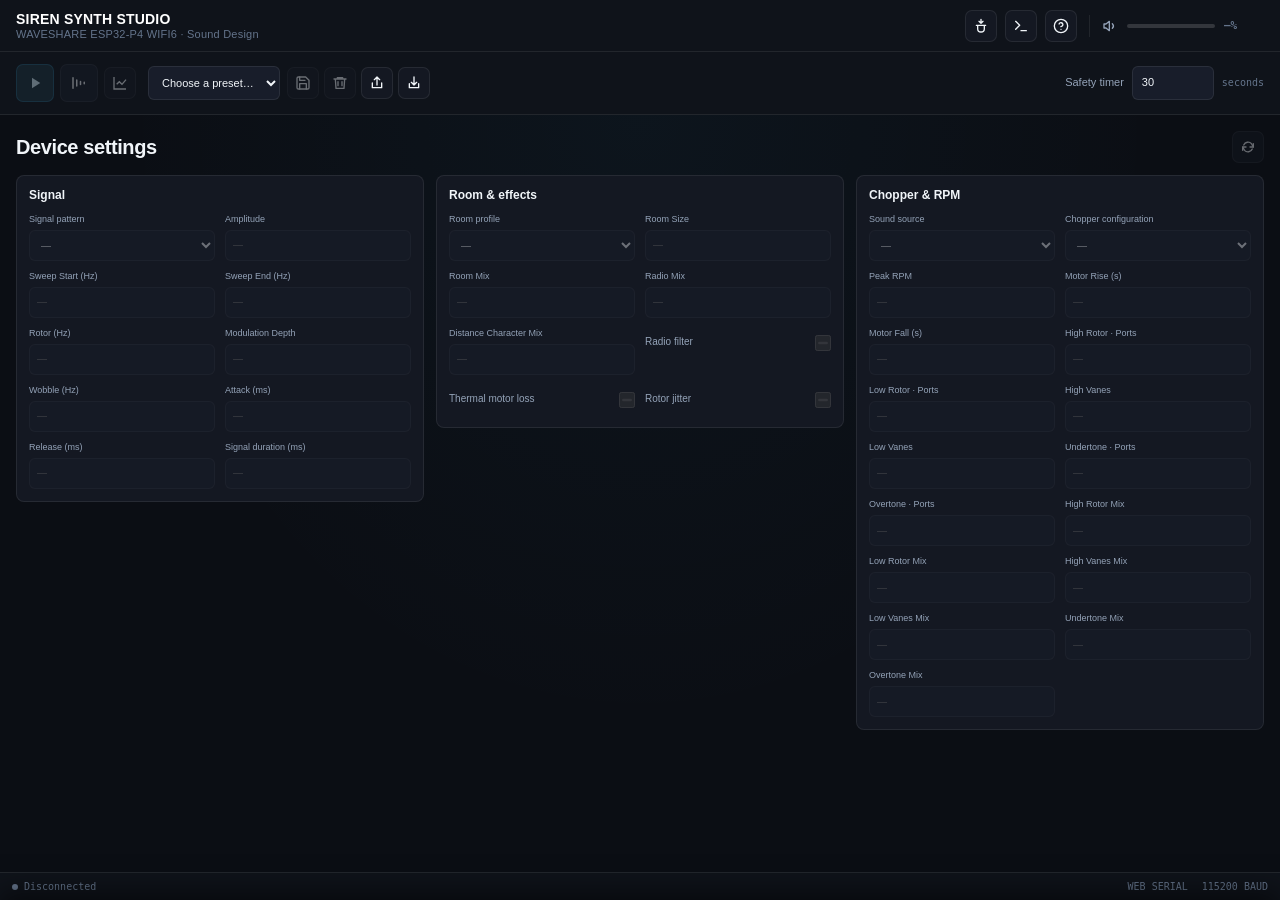
<file: tools-web/index.html>
<!doctype html>
<html lang="en">
  <head>
    <meta charset="utf-8">
    <meta name="viewport" content="width=device-width, initial-scale=1">
    <meta name="color-scheme" content="dark">
    <title>Siren Synth Studio · ESP32-P4 Hardware Console</title>
    <link rel="stylesheet" href="styles.css">
    <meta http-equiv="Content-Security-Policy" content="default-src 'self'; script-src 'self'; style-src 'self'; img-src 'self' data:; connect-src 'none'; object-src 'none'; base-uri 'none'; form-action 'none'">
  </head>
  <body>
    <header class="app-header">
      <div class="brand-section">
        <div class="brand-title">SIREN SYNTH STUDIO</div>
        <div class="brand-sub">WAVESHARE ESP32-P4 WIFI6 · Sound Design</div>
      </div>
      <div class="header-actions">
        <button id="btnConnect" class="icon-btn" type="button" data-tooltip="Connect ESP32 (Web Serial)" aria-label="Connect ESP32" aria-pressed="false">
          <svg viewBox="0 0 24 24" fill="none" stroke="currentColor" stroke-width="2" stroke-linecap="round" stroke-linejoin="round" aria-hidden="true">
            <path d="M12 2v6m0 0l3-3m-3 3L9 5M5 11h14M7 11v5a5 5 0 0 0 10 0v-5"/>
          </svg>
        </button>
        <button id="btnToggleTerm" class="icon-btn" type="button" data-tooltip="Toggle Serial Console" aria-label="Toggle Serial Console" aria-expanded="false">
          <svg viewBox="0 0 24 24" fill="none" stroke="currentColor" stroke-width="2" stroke-linecap="round" stroke-linejoin="round" aria-hidden="true">
            <polyline points="4 17 10 11 4 5"/>
            <line x1="12" y1="19" x2="20" y2="19"/>
          </svg>
        </button>
        <button id="btnHelp" class="icon-btn" type="button" data-tooltip="Help and quick reference" aria-label="Open help">
          <svg viewBox="0 0 24 24" fill="none" stroke="currentColor" stroke-width="2" stroke-linecap="round" stroke-linejoin="round" aria-hidden="true">
            <circle cx="12" cy="12" r="10"/>
            <path d="M9.1 9a3 3 0 0 1 5.8 1c0 2-3 3-3 3"/>
            <path d="M12 17h.01"/>
          </svg>
        </button>
        <span class="header-divider" aria-hidden="true"></span>
        <div id="header-volume" class="header-volume" data-known="false" role="group" aria-label="Speaker volume">
          <span class="header-volume-icon-shell" aria-hidden="true">
            <svg class="header-volume-icon" viewBox="0 0 24 24" fill="none" stroke="currentColor" stroke-width="2" stroke-linecap="round" stroke-linejoin="round">
              <path d="M11 5 6 9H3v6h3l5 4V5Z"/>
              <path d="M15.5 8.5a5 5 0 0 1 0 7"/>
            </svg>
          </span>
          <span class="header-volume-track" aria-hidden="true"></span>
          <input id="header-volume-slider" class="header-volume-slider" type="range" min="0" max="100" step="1" aria-label="Speaker volume" aria-valuetext="Not read from device" title="Speaker volume (0–100)" hidden disabled>
          <output id="header-volume-value" class="header-volume-value" for="header-volume-slider" aria-label="Device speaker volume" aria-live="polite">—%</output>
        </div>
      </div>
    </header>

    <section class="control-toolbar" aria-label="Playback and local presets">
      <form id="playback-form" class="toolbar-section playback-toolbar" aria-label="Playback and preset controls">
        <div class="playback-toolbar-controls">
          <div class="playback-toolbar-actions">
            <button id="playback-button" class="icon-btn playback-action primary" type="submit" data-tooltip="Start current pattern" aria-label="Start current pattern" aria-pressed="false" disabled>
              <svg class="playback-play-icon" viewBox="0 0 24 24" aria-hidden="true">
                <path d="m8 5 11 7-11 7V5z"/>
              </svg>
              <svg class="playback-stop-icon" viewBox="0 0 24 24" aria-hidden="true" hidden>
                <path d="M7 7h10v10H7z"/>
              </svg>
            </button>
            <button id="cancel-button" class="icon-btn playback-action secondary" type="button" data-tooltip="Cancel · wind down" aria-label="Cancel and wind down playback" disabled>
              <svg viewBox="0 0 24 24" fill="none" stroke="currentColor" stroke-width="2" stroke-linecap="round" aria-hidden="true">
                <path d="M4 5v14M9 8v8M14 10v4M19 11v2"/>
              </svg>
            </button>
            <button id="run-benchmark" class="icon-btn" type="button" data-tooltip="Run DSP benchmark" aria-label="Run DSP benchmark" disabled>
              <svg viewBox="0 0 24 24" fill="none" stroke="currentColor" stroke-width="2" aria-hidden="true">
                <path d="M3 3v18h18M7 14l4-4 4 4 6-7"/>
              </svg>
            </button>
          </div>
          <div class="preset-toolbar">
            <div class="preset-select-field">
              <select id="preset-select" aria-label="Sound preset"></select>
            </div>
            <div class="preset-actions" role="group" aria-label="Preset actions">
              <button id="save-preset" class="icon-btn" type="button" data-tooltip="Save current settings as preset" aria-label="Save current settings as preset" disabled>
                <svg viewBox="0 0 24 24" fill="none" stroke="currentColor" stroke-width="2" stroke-linecap="round" stroke-linejoin="round" aria-hidden="true">
                  <path d="M19 21H5a2 2 0 0 1-2-2V5a2 2 0 0 1 2-2h11l5 5v11a2 2 0 0 1-2 2Z"/>
                  <path d="M17 21v-8H7v8M7 3v5h8"/>
                </svg>
              </button>
              <button id="delete-preset" class="icon-btn" type="button" data-tooltip="Delete selected saved preset" aria-label="Delete selected saved preset" disabled>
                <svg viewBox="0 0 24 24" fill="none" stroke="currentColor" stroke-width="2" stroke-linecap="round" stroke-linejoin="round" aria-hidden="true">
                  <path d="M3 6h18M8 6V4h8v2m3 0-1 14H6L5 6m4 4v6m6-6v6"/>
                </svg>
              </button>
              <button id="export-presets" class="icon-btn" type="button" data-tooltip="Export saved presets" aria-label="Export saved presets">
                <svg viewBox="0 0 24 24" fill="none" stroke="currentColor" stroke-width="2" stroke-linecap="round" stroke-linejoin="round" aria-hidden="true">
                  <path d="M12 15V3m0 0L8 7m4-4 4 4"/>
                  <path d="M5 12v7h14v-7"/>
                </svg>
              </button>
              <button id="import-presets" class="icon-btn" type="button" data-tooltip="Import presets" aria-label="Import presets">
                <svg viewBox="0 0 24 24" fill="none" stroke="currentColor" stroke-width="2" stroke-linecap="round" stroke-linejoin="round" aria-hidden="true">
                  <path d="M12 3v12m0 0 4-4m-4 4-4-4"/>
                  <path d="M5 13v6h14v-6"/>
                </svg>
              </button>
            </div>
            <input id="preset-file" type="file" accept=".json,application/json" hidden>
          </div>
        </div>
      </form>

      <section class="toolbar-section safety-timeout-toolbar" aria-label="Safety timer">
        <div class="field safety-timeout-field">
          <span class="field-control">
            <label for="safety-timeout">Safety timer</label>
            <input id="safety-timeout" type="number" min="0" max="3600" step="1" value="30" inputmode="numeric">
            <span class="unit">seconds</span>
          </span>
        </div>
      </section>
    </section>

    <main class="studio-workspace" aria-label="Device settings">
      <div class="settings-heading-row">
        <h1>Device settings</h1>
        <button id="refresh-config" class="icon-btn" type="button" data-tooltip="Reload from device" aria-label="Reload configuration from device" disabled>
          <svg viewBox="0 0 24 24" fill="none" stroke="currentColor" stroke-width="2" stroke-linecap="round" stroke-linejoin="round" aria-hidden="true">
            <path d="M20 7v5h-5M4 17v-5h5"/>
            <path d="M5.6 9a7 7 0 0 1 11.6-2L20 12M4 12l2.8 5a7 7 0 0 0 11.6-2"/>
          </svg>
        </button>
      </div>
      <div id="settings-grid" class="settings-grid"></div>
    </main>

    <footer class="status-bar">
      <div class="status-left">
        <span id="connection-badge" class="badge" role="status">Disconnected</span>
        <span id="connection-message" class="status-message" role="status" aria-live="polite"></span>
      </div>
      <div class="status-right">
        <span>WEB SERIAL</span>
        <span>115200 BAUD</span>
      </div>
    </footer>

    <div id="termDrawer" class="bottom-terminal-drawer" role="region" aria-label="Serial console" aria-hidden="true" inert>
      <div class="drawer-header">
        <div class="drawer-title">
          <svg viewBox="0 0 24 24" fill="none" stroke="currentColor" stroke-width="2" aria-hidden="true">
            <polyline points="4 17 10 11 4 5"/>
            <line x1="12" y1="19" x2="20" y2="19"/>
          </svg>
          <span>Serial Console <small>115200 baud</small></span>
        </div>
        <div class="drawer-actions" aria-label="Console actions">
          <button class="icon-btn" id="drawerCopyBtn" type="button" data-tooltip="Copy console" aria-label="Copy console">
            <svg viewBox="0 0 24 24" fill="none" stroke="currentColor" stroke-width="2" aria-hidden="true">
              <rect x="8" y="8" width="12" height="12" rx="2"/>
              <path d="M16 8V6a2 2 0 0 0-2-2H6a2 2 0 0 0-2 2v8a2 2 0 0 0 2 2h2"/>
            </svg>
          </button>
          <button class="icon-btn" id="drawerDownloadBtn" type="button" data-tooltip="Download console" aria-label="Download console">
            <svg viewBox="0 0 24 24" fill="none" stroke="currentColor" stroke-width="2" aria-hidden="true">
              <path d="M12 3v12m0 0 5-5m-5 5-5-5M5 21h14"/>
            </svg>
          </button>
          <button class="icon-btn" id="drawerClearBtn" type="button" data-tooltip="Clear console" aria-label="Clear console">
            <svg viewBox="0 0 24 24" fill="none" stroke="currentColor" stroke-width="2" aria-hidden="true">
              <path d="M3 6h18M8 6V4h8v2m-9 0 1 14h8l1-14"/>
            </svg>
          </button>
          <button class="icon-btn" id="drawerCloseBtn" type="button" data-tooltip="Close console" aria-label="Close console">
            <svg viewBox="0 0 24 24" fill="none" stroke="currentColor" stroke-width="2" aria-hidden="true">
              <path d="m18 6-12 12M6 6l12 12"/>
            </svg>
          </button>
        </div>
      </div>
      <ol id="event-log" class="event-log" aria-live="polite" aria-label="Serial event log"></ol>
      <form id="command-form" class="drawer-input-row">
        <input id="command-input" type="text" maxlength="128" autocomplete="off" spellcheck="false" placeholder="siren config" aria-label="Serial command" disabled>
        <button id="send-command" class="icon-btn" type="submit" data-tooltip="Send command" aria-label="Send command" disabled>
          <svg viewBox="0 0 24 24" fill="none" stroke="currentColor" stroke-width="2" stroke-linecap="round" stroke-linejoin="round" aria-hidden="true">
            <path d="M22 2 11 13"/>
            <path d="m22 2-7 20-4-9-9-4 20-7Z"/>
          </svg>
        </button>
      </form>
    </div>

    <dialog id="save-preset-dialog" class="modal">
      <form id="save-preset-form" method="dialog">
        <p class="eyebrow">LOCAL PRESET</p>
        <h2>Save current settings</h2>
        <label class="field" for="preset-name">
          <span>Preset name</span>
          <input id="preset-name" type="text" minlength="1" maxlength="48" autocomplete="off" required>
        </label>
        <p class="hint">Names can use letters, numbers, spaces, and _ ( ) . -.</p>
        <div class="button-row modal-actions">
          <button id="cancel-save-preset" class="button secondary" type="button">Cancel</button>
          <button class="button primary" type="submit">Save preset</button>
        </div>
      </form>
    </dialog>

    <dialog id="help-dialog" class="modal help-dialog" aria-labelledby="help-title">
      <div class="help-header">
        <div>
          <p class="eyebrow">SIREN SYNTH STUDIO</p>
          <h2 id="help-title">Hardware quick reference</h2>
        </div>
        <button id="close-help-dialog" class="icon-btn" type="button" data-tooltip="Close help" aria-label="Close help">
          <svg viewBox="0 0 24 24" fill="none" stroke="currentColor" stroke-width="2" stroke-linecap="round" stroke-linejoin="round" aria-hidden="true">
            <path d="m18 6-12 12M6 6l12 12"/>
          </svg>
        </button>
      </div>
      <div class="help-content">
        <section>
          <h3>Connect and read the device</h3>
          <p>Use the USB icon in the header to select the ESP32. The page verifies the firmware before enabling controls and reads the current playback, configuration, and audio status.</p>
        </section>
        <section>
          <h3>Playback and volume</h3>
          <p>Start uses the firmware safety timeout. Cancel requests a gradual wind-down; Brake stops quickly and can interrupt a wind-down. The header volume control stays inactive until a real device value has been read.</p>
        </section>
        <section>
          <h3>Configuration and presets</h3>
          <p>Signal, Room &amp; effects, and Chopper &amp; RPM settings are shown together on one page. Device values come from firmware. Saved presets stay in this browser; selecting one asks for confirmation before saving its settings to the device. Playback does not start.</p>
        </section>
        <section>
          <h3>Serial console commands</h3>
          <pre>siren status
siren config
audio status
siren benchmark</pre>
        </section>
      </div>
    </dialog>

    <script src="js/console.js"></script>
    <script src="js/app.js"></script>
  </body>
</html>
</file>
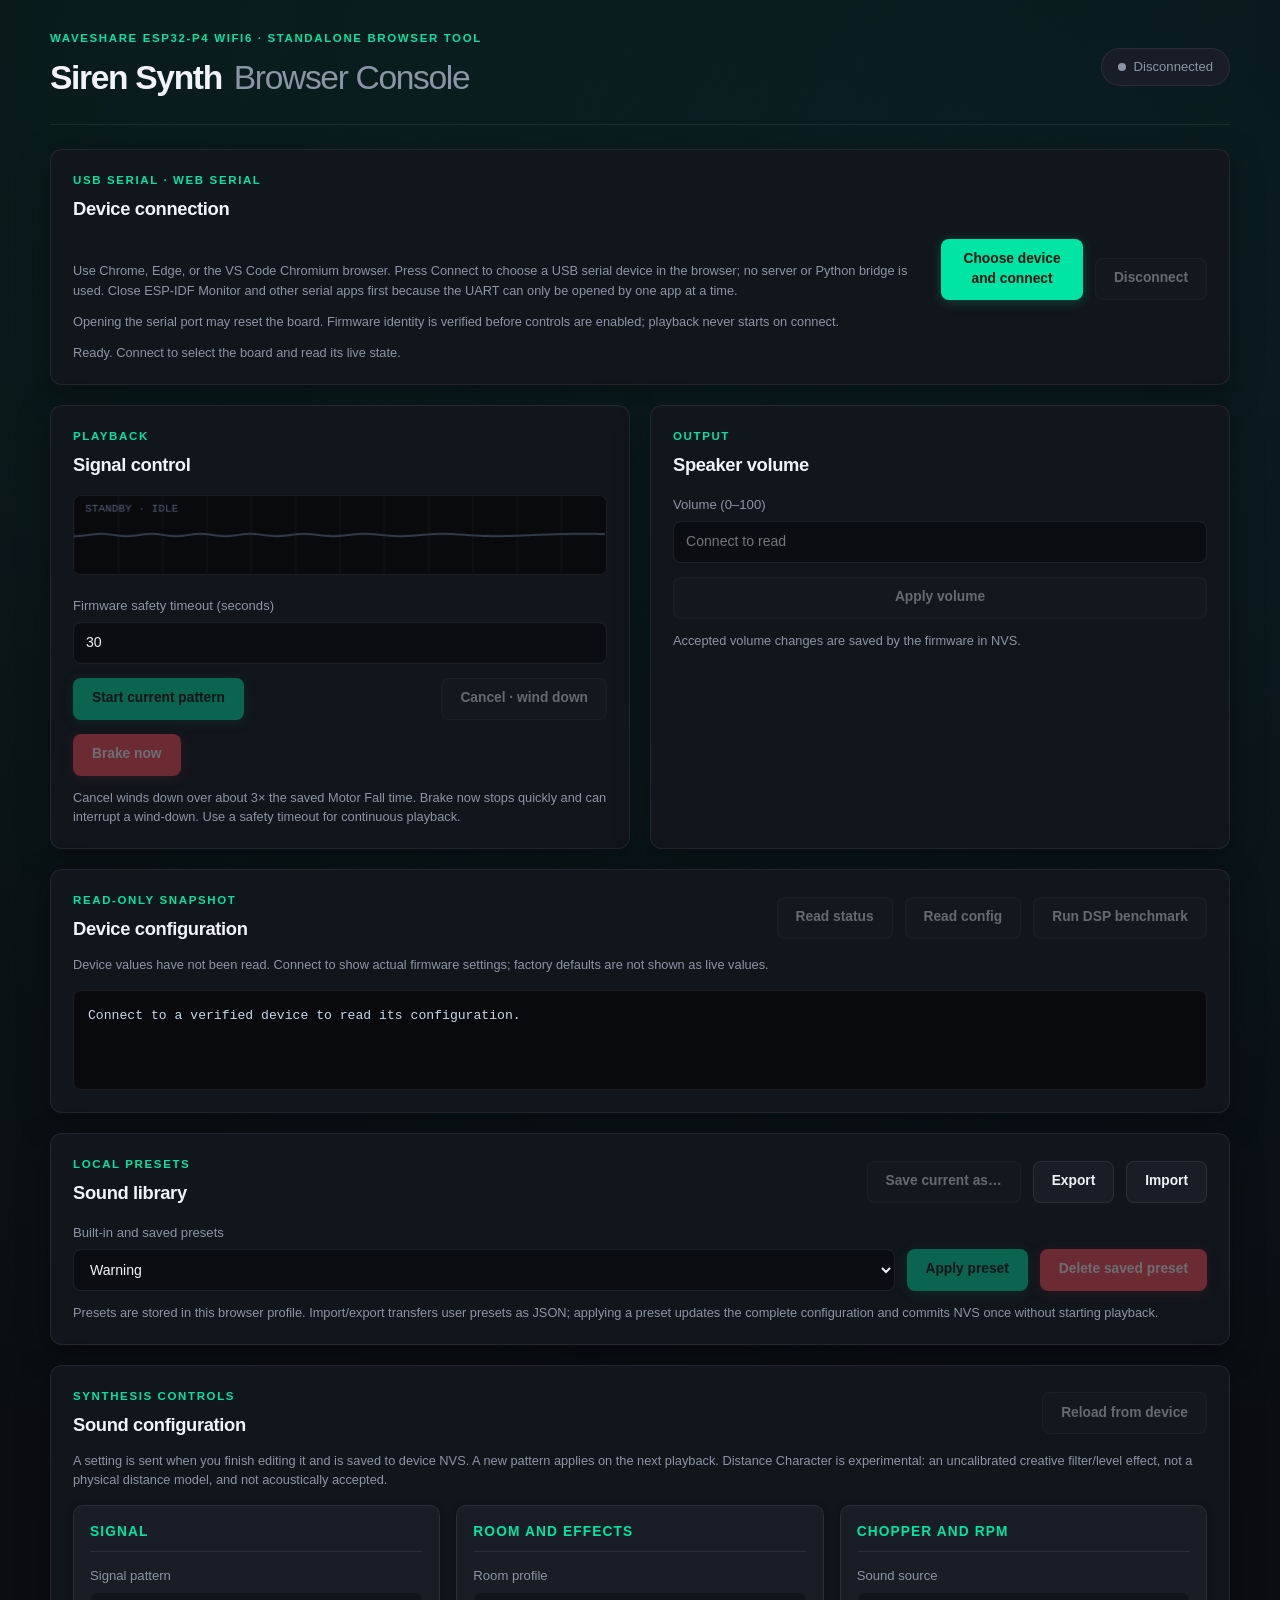
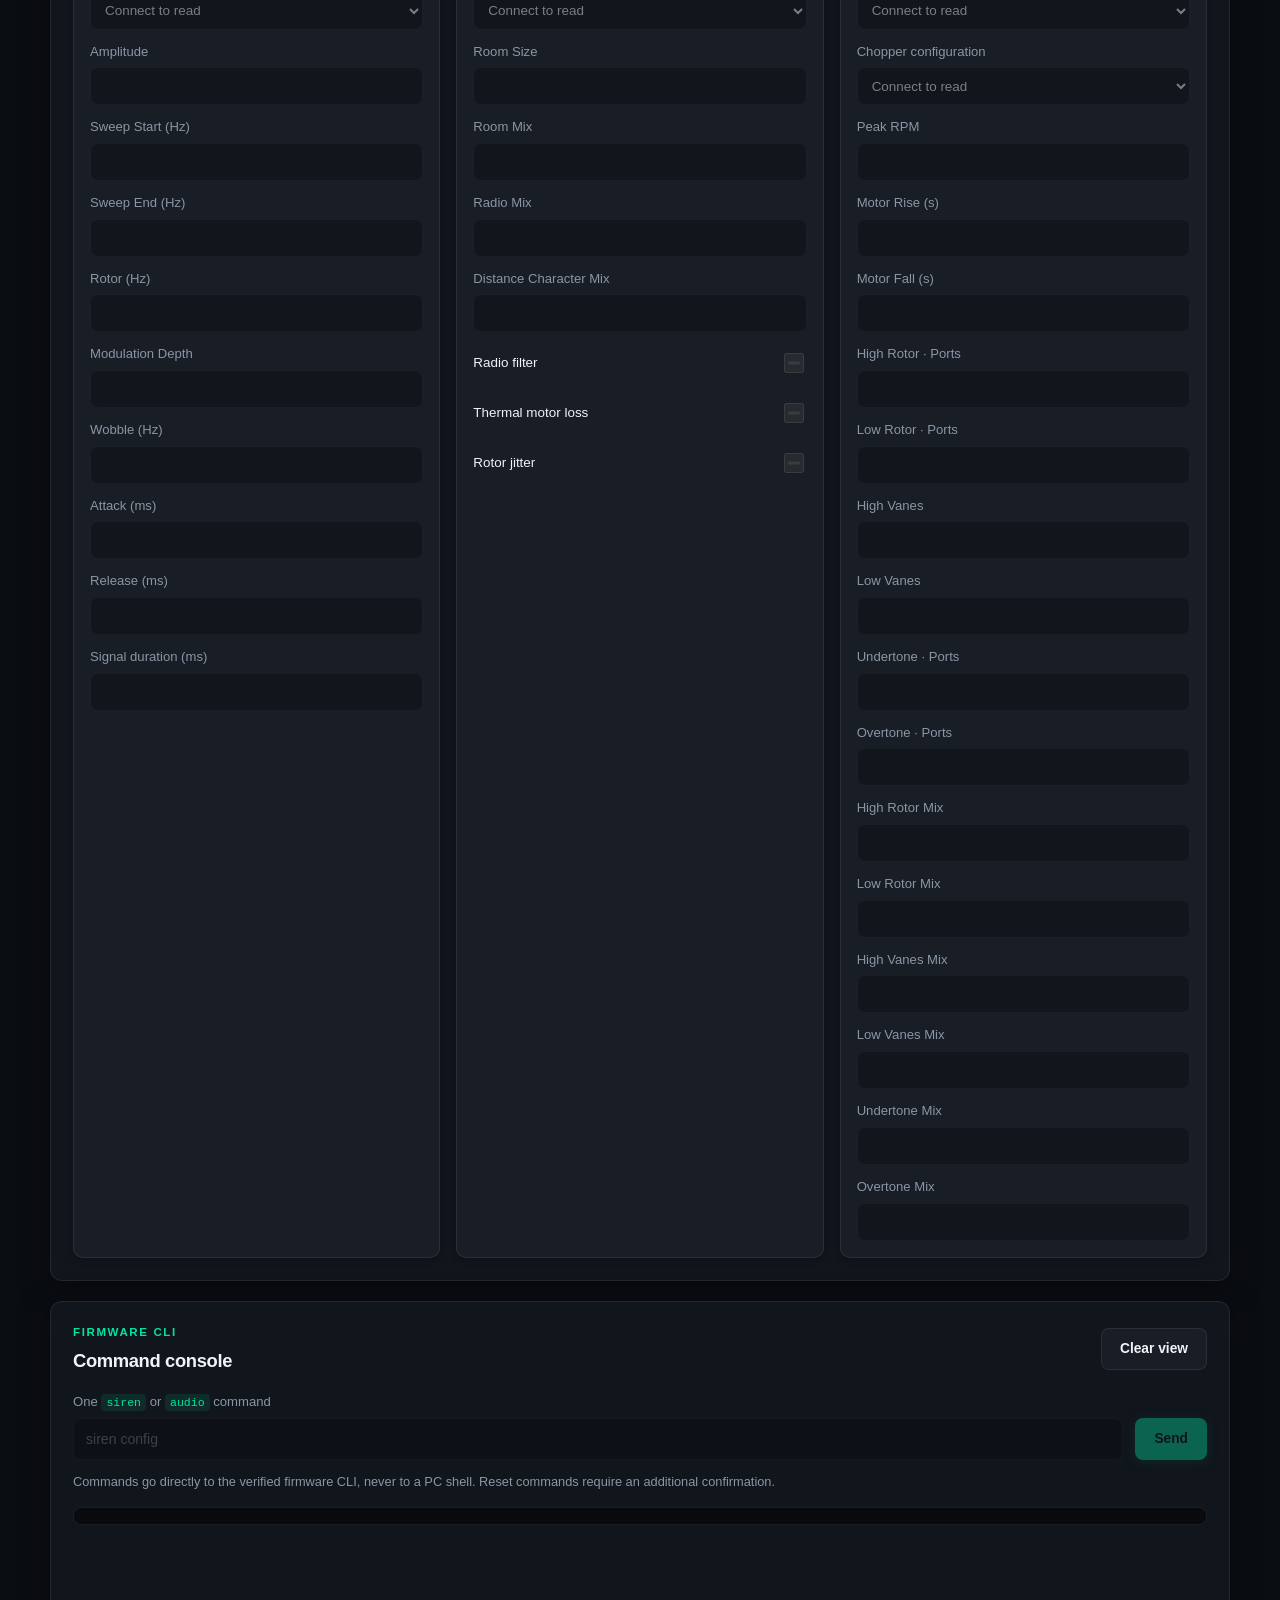
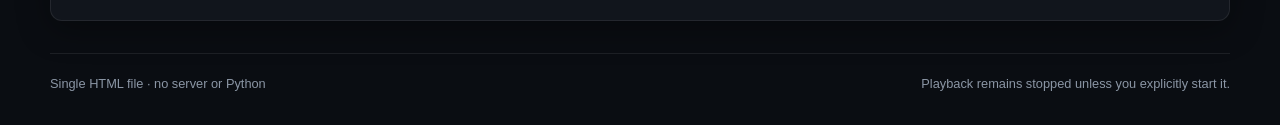
<file: tools-web/siren_console.html>
<!doctype html>
<html lang="en">
  <head>
    <meta charset="utf-8">
    <meta name="viewport" content="width=device-width, initial-scale=1">
    <meta name="color-scheme" content="dark">
    <meta http-equiv="Content-Security-Policy" content="default-src 'none'; script-src 'unsafe-inline'; style-src 'unsafe-inline'; img-src 'self' data:; connect-src 'none'; object-src 'none'; base-uri 'none'; form-action 'none'">
    <title>Siren Synth · Browser Console</title>
    <style>
:root {
  color-scheme: dark;
  --page: #0a0d12;
  --panel: #11151c;
  --panel-raised: #181d26;
  --panel-highlight: #1f2532;
  --line: rgba(255, 255, 255, 0.08);
  --line-strong: rgba(255, 255, 255, 0.15);
  --text: #f0f4f8;
  --muted: #8b96a5;
  --accent: #00e5a3;
  --accent-glow: rgba(0, 229, 163, 0.25);
  --cyan: #00f0ff;
  --cyan-glow: rgba(0, 240, 255, 0.2);
  --danger: #ff4d5a;
  --danger-bg: rgba(255, 77, 90, 0.15);
  --warning: #ffb830;
  font-family: -apple-system, BlinkMacSystemFont, "Segoe UI", Roboto, "Helvetica Neue", Inter, sans-serif;
}

* {
  box-sizing: border-box;
}

body {
  margin: 0;
  min-width: 320px;
  background:
    radial-gradient(circle at 12% 0%, rgba(0, 229, 163, 0.06) 0%, transparent 45%),
    radial-gradient(circle at 88% 8%, rgba(0, 240, 255, 0.05) 0%, transparent 40%),
    var(--page);
  color: var(--text);
  -webkit-font-smoothing: antialiased;
  line-height: 1.5;
}

button,
input,
select {
  font: inherit;
}

button:focus-visible,
input:focus-visible,
select:focus-visible {
  outline: 2px solid var(--accent);
  outline-offset: 2px;
}

.topbar,
main,
footer {
  width: min(1180px, calc(100% - 40px));
  margin-inline: auto;
}

.topbar {
  display: flex;
  align-items: center;
  justify-content: space-between;
  gap: 20px;
  padding: 30px 0 20px;
  border-bottom: 1px solid var(--line);
  margin-bottom: 24px;
}

.topbar-actions {
  display: flex;
  align-items: center;
  gap: 12px;
}

.eyebrow {
  margin: 0 0 6px;
  color: var(--accent);
  font-size: 0.72rem;
  font-weight: 700;
  letter-spacing: 0.14em;
  text-transform: uppercase;
}

h1,
h2,
p {
  margin-top: 0;
}

h1 {
  margin-bottom: 0;
  font-size: clamp(1.5rem, 3.2vw, 2.1rem);
  font-weight: 800;
  letter-spacing: -0.04em;
}

h1 span {
  color: var(--muted);
  font-weight: 400;
  margin-left: 4px;
}

h2 {
  margin-bottom: 16px;
  font-size: 1.15rem;
  font-weight: 600;
  letter-spacing: -0.02em;
}

.badge {
  display: inline-flex;
  align-items: center;
  gap: 8px;
  border: 1px solid var(--line);
  border-radius: 999px;
  padding: 8px 16px;
  color: var(--muted);
  background: var(--panel-raised);
  font-size: 0.82rem;
  font-weight: 500;
  white-space: nowrap;
  transition: all 200ms ease;
}

.badge::before {
  content: "";
  display: inline-block;
  width: 8px;
  height: 8px;
  border-radius: 50%;
  background: var(--muted);
}

.badge-connected {
  border-color: rgba(0, 229, 163, 0.4);
  color: var(--accent);
  background: rgba(0, 229, 163, 0.08);
  box-shadow: 0 0 16px var(--accent-glow);
}

.badge-connected::before {
  background: var(--accent);
  box-shadow: 0 0 8px var(--accent);
  animation: pulse-dot 2s infinite;
}

.badge-error {
  border-color: rgba(255, 77, 90, 0.4);
  color: var(--danger);
  background: var(--danger-bg);
}

.badge-error::before {
  background: var(--danger);
}

@keyframes pulse-dot {
  0%, 100% { opacity: 1; transform: scale(1); }
  50% { opacity: 0.4; transform: scale(0.85); }
}

main {
  display: grid;
  gap: 20px;
  padding-bottom: 32px;
}

.panel {
  min-width: 0;
  border: 1px solid var(--line);
  border-radius: 12px;
  padding: 22px;
  background: var(--panel);
  box-shadow: 0 8px 32px rgba(0, 0, 0, 0.35);
  transition: border-color 200ms ease;
}

.panel:hover {
  border-color: var(--line-strong);
}

.section-heading,
.connection-controls,
.button-row,
.command-row {
  display: flex;
  align-items: flex-end;
  justify-content: space-between;
  gap: 12px;
}

.section-heading {
  align-items: center;
}

.section-heading h2 {
  margin-bottom: 0;
}

.connection-controls {
  margin-top: 16px;
}

.field {
  display: grid;
  gap: 6px;
  color: var(--muted);
  font-size: 0.82rem;
  font-weight: 500;
}

.grow {
  flex: 1;
}

input,
select {
  width: 100%;
  min-height: 42px;
  border: 1px solid var(--line);
  border-radius: 8px;
  padding: 8px 12px;
  color: var(--text);
  background: var(--page);
  font-size: 0.88rem;
  transition: all 150ms ease;
}

input:hover:not(:disabled),
select:hover:not(:disabled) {
  border-color: var(--line-strong);
}

input:focus,
select:focus {
  border-color: var(--accent);
  box-shadow: 0 0 0 3px var(--accent-glow);
}

input:disabled,
select:disabled {
  opacity: 0.45;
  cursor: not-allowed;
}

.button {
  display: inline-flex;
  align-items: center;
  justify-content: center;
  gap: 6px;
  min-height: 42px;
  border: 1px solid transparent;
  border-radius: 8px;
  padding: 9px 18px;
  color: var(--text);
  font-size: 0.86rem;
  font-weight: 600;
  cursor: pointer;
  transition: all 140ms ease;
  user-select: none;
}

.button:hover:not(:disabled) {
  filter: brightness(1.1);
  transform: translateY(-1px);
}

.button:active:not(:disabled) {
  transform: translateY(0);
}

.button:disabled {
  cursor: not-allowed;
  opacity: 0.38;
}

.primary {
  color: #061510;
  background: var(--accent);
  box-shadow: 0 2px 12px var(--accent-glow);
}

.secondary {
  border-color: var(--line);
  background: var(--panel-raised);
}

.secondary:hover:not(:disabled) {
  background: var(--panel-highlight);
  border-color: var(--line-strong);
}

.danger {
  border-color: rgba(255, 77, 90, 0.4);
  color: #fff;
  background: var(--danger);
  box-shadow: 0 2px 12px rgba(255, 77, 90, 0.25);
}

.hint {
  margin: 12px 0 0;
  color: var(--muted);
  font-size: 0.8rem;
  line-height: 1.5;
}

.dashboard {
  display: grid;
  grid-template-columns: repeat(2, minmax(0, 1fr));
  gap: 20px;
}

.stack {
  display: grid;
  align-items: flex-end;
  gap: 14px;
}

.device-panel {
  grid-column: 1 / -1;
}

.settings-panel {
  grid-column: 1 / -1;
}

.presets-panel {
  grid-column: 1 / -1;
}

.preset-controls {
  margin-top: 16px;
}

.modal {
  width: min(460px, calc(100% - 32px));
  border: 1px solid var(--line-strong);
  border-radius: 14px;
  padding: 24px;
  color: var(--text);
  background: var(--panel);
  box-shadow: 0 24px 80px rgba(0, 0, 0, 0.8);
}

.modal::backdrop {
  background: rgba(6, 8, 12, 0.8);
  backdrop-filter: blur(6px);
}

.modal h2 {
  margin-bottom: 18px;
}

.modal .button-row {
  justify-content: flex-end;
  margin-top: 20px;
}

.settings-grid {
  display: grid;
  grid-template-columns: repeat(3, minmax(0, 1fr));
  gap: 16px;
  margin-top: 16px;
}

.settings-group {
  min-width: 0;
  border: 1px solid var(--line);
  border-radius: 10px;
  padding: 16px;
  background: var(--panel-raised);
  box-shadow: 0 2px 8px rgba(0, 0, 0, 0.2);
}

.settings-group h3 {
  margin: 0 0 14px;
  color: var(--accent);
  font-size: 0.86rem;
  font-weight: 700;
  letter-spacing: 0.08em;
  text-transform: uppercase;
  border-bottom: 1px solid var(--line);
  padding-bottom: 8px;
}

.settings-fields {
  display: grid;
  gap: 12px;
}

.settings-fields input,
.settings-fields select {
  min-height: 38px;
  padding: 7px 10px;
  font-size: 0.84rem;
}

.toggle-setting {
  display: flex;
  align-items: center;
  justify-content: space-between;
  gap: 10px;
  min-height: 38px;
  color: var(--text);
  font-size: 0.84rem;
  font-weight: 500;
  cursor: pointer;
}

.toggle-setting input {
  width: 20px;
  min-height: 20px;
  accent-color: var(--accent);
  cursor: pointer;
}

.config-output {
  overflow: auto;
  min-height: 100px;
  max-height: 280px;
  margin: 16px 0 0;
  border: 1px solid var(--line);
  border-radius: 8px;
  padding: 14px;
  color: #c9d8e8;
  background: #080a0e;
  font: 0.82rem/1.6 ui-monospace, "Cascadia Code", "JetBrains Mono", Consolas, monospace;
  white-space: pre-wrap;
  overflow-wrap: anywhere;
}

.console-panel {
  min-height: 320px;
}

.command-row {
  margin-top: 18px;
}

code {
  color: var(--accent);
  background: rgba(0, 229, 163, 0.1);
  padding: 2px 5px;
  border-radius: 4px;
  font-size: 0.88em;
}

.event-log {
  display: flex;
  flex-direction: column;
  gap: 2px;
  overflow: auto;
  max-height: 360px;
  margin: 16px 0 0;
  border: 1px solid var(--line);
  border-radius: 8px;
  padding: 8px;
  list-style: none;
  background: #080a0e;
}

.log-entry {
  display: grid;
  grid-template-columns: 85px 56px minmax(0, 1fr);
  gap: 10px;
  padding: 5px 8px;
  color: #cad2db;
  font: 0.78rem/1.45 ui-monospace, "Cascadia Code", "JetBrains Mono", Consolas, monospace;
  border-radius: 4px;
}

.log-entry:hover {
  background: rgba(255, 255, 255, 0.03);
}

.log-entry time {
  color: #556274;
}

.log-level {
  display: inline-block;
  font-weight: 700;
}

.log-tx .log-level {
  color: var(--cyan);
}

.log-rx .log-level,
.log-info .log-level {
  color: var(--accent);
}

.log-error .log-level {
  color: var(--danger);
}

.log-message {
  overflow-wrap: anywhere;
  white-space: pre-wrap;
}

footer {
  display: flex;
  justify-content: space-between;
  gap: 12px;
  border-top: 1px solid var(--line);
  padding: 20px 0 32px;
  color: var(--muted);
  font-size: 0.8rem;
}

@media (max-width: 840px) {
  .dashboard {
    grid-template-columns: 1fr;
  }
  .settings-grid {
    grid-template-columns: 1fr;
  }
}

@media (max-width: 720px) {
  .topbar,
  .section-heading,
  .connection-controls,
  .command-row,
  footer {
    align-items: stretch;
    flex-direction: column;
  }

  .device-panel {
    grid-column: auto;
  }

  .settings-panel {
    grid-column: auto;
  }

  .presets-panel {
    grid-column: auto;
  }

  .section-heading .button-row {
    flex-wrap: wrap;
  }

  .button-row > .button,
  .connection-controls > .button,
  .command-row > .button {
    flex: 1;
  }

  .log-entry {
    grid-template-columns: 70px 48px minmax(0, 1fr);
    gap: 6px;
    font-size: 0.72rem;
  }
}
</style>
  </head>
  <body>
    <header class="topbar">
      <div>
        <p class="eyebrow">WAVESHARE ESP32-P4 WIFI6 · STANDALONE BROWSER TOOL</p>
        <h1>Siren Synth <span>Browser Console</span></h1>
      </div>
      <div class="topbar-actions">
        <div id="connection-badge" class="badge" role="status">Disconnected</div>
      </div>
    </header>

    <main>
      <section class="panel connection-panel" aria-labelledby="connection-title">
        <div class="section-heading">
          <div>
            <p class="eyebrow">USB SERIAL · WEB SERIAL</p>
            <h2 id="connection-title">Device connection</h2>
          </div>
        </div>
        <div class="connection-controls">
          <p class="hint">Use Chrome, Edge, or the VS Code Chromium browser. Press Connect to choose a USB serial device in the browser; no server or Python bridge is used. Close ESP-IDF Monitor and other serial apps first because the UART can only be opened by one app at a time.</p>
          <button id="connect-button" class="button primary" type="button">Choose device and connect</button>
          <button id="disconnect-button" class="button secondary" type="button" disabled>Disconnect</button>
        </div>
        <p class="hint">Opening the serial port may reset the board. Firmware identity is verified before controls are enabled; playback never starts on connect.</p>
        <p id="connection-message" class="hint" role="status">Ready. Connect to select the board and read its live state.</p>
      </section>

      <section class="dashboard" aria-label="Device controls">
        <article class="panel">
          <p class="eyebrow">PLAYBACK</p>
          <h2>Signal control</h2>
          <canvas id="siren-scope" width="480" height="80" style="width:100%; height:80px; border-radius:8px; background:#080a0e; border:1px solid var(--line); margin-bottom:14px;"></canvas>
          <form id="playback-form" class="stack">
            <label class="field">
              <span>Firmware safety timeout (seconds)</span>
              <input id="safety-timeout" type="number" min="0" max="3600" step="1" value="30" inputmode="numeric">
            </label>
            <div class="button-row">
              <button id="start-button" class="button primary" type="submit" disabled>Start current pattern</button>
              <button id="cancel-button" class="button secondary" type="button" disabled>Cancel · wind down</button>
            </div>
            <div class="button-row">
              <button id="stop-button" class="button danger" type="button" disabled>Brake now</button>
            </div>
          </form>
          <p class="hint">Cancel winds down over about 3× the saved Motor Fall time. Brake now stops quickly and can interrupt a wind-down. Use a safety timeout for continuous playback.</p>
        </article>

        <article class="panel">
          <p class="eyebrow">OUTPUT</p>
          <h2>Speaker volume</h2>
          <form id="volume-form" class="stack">
            <label class="field">
              <span>Volume (0–100)</span>
              <input id="volume" type="number" min="0" max="100" step="1" placeholder="Connect to read" inputmode="numeric">
            </label>
            <button id="volume-button" class="button secondary" type="submit" disabled>Apply volume</button>
          </form>
          <p class="hint">Accepted volume changes are saved by the firmware in NVS.</p>
        </article>

        <article class="panel device-panel">
          <div class="section-heading">
            <div>
              <p class="eyebrow">READ-ONLY SNAPSHOT</p>
              <h2>Device configuration</h2>
            </div>
            <div class="button-row">
              <button id="read-status" class="button secondary" type="button" disabled>Read status</button>
              <button id="read-config" class="button secondary" type="button" disabled>Read config</button>
              <button id="run-benchmark" class="button secondary" type="button" disabled>Run DSP benchmark</button>
            </div>
          </div>
          <p id="device-read-state" class="hint" role="status">Device values have not been read. Connect to show actual firmware settings; factory defaults are not shown as live values.</p>
          <pre id="device-config" class="config-output" aria-live="polite">Connect to a verified device to read its configuration.</pre>
        </article>

        <article class="panel presets-panel">
          <div class="section-heading">
            <div>
              <p class="eyebrow">LOCAL PRESETS</p>
              <h2>Sound library</h2>
            </div>
            <div class="button-row preset-actions">
              <button id="save-preset" class="button secondary" type="button" disabled>Save current as…</button>
              <button id="export-presets" class="button secondary" type="button">Export</button>
              <button id="import-presets" class="button secondary" type="button">Import</button>
              <input id="preset-file" type="file" accept=".json,application/json" hidden>
            </div>
          </div>
          <div class="connection-controls preset-controls">
            <label class="field grow">
              <span>Built-in and saved presets</span>
              <select id="preset-select" aria-label="Sound preset"></select>
            </label>
            <button id="apply-preset" class="button primary" type="button" disabled>Apply preset</button>
            <button id="delete-preset" class="button danger" type="button" disabled>Delete saved preset</button>
          </div>
          <p class="hint">Presets are stored in this browser profile. Import/export transfers user presets as JSON; applying a preset updates the complete configuration and commits NVS once without starting playback.</p>
        </article>

        <article class="panel settings-panel">
          <div class="section-heading">
            <div>
              <p class="eyebrow">SYNTHESIS CONTROLS</p>
              <h2>Sound configuration</h2>
            </div>
            <button id="refresh-config" class="button secondary" type="button" disabled>Reload from device</button>
          </div>
          <p class="hint">A setting is sent when you finish editing it and is saved to device NVS. A new pattern applies on the next playback. Distance Character is experimental: an uncalibrated creative filter/level effect, not a physical distance model, and not acoustically accepted.</p>
          <div id="settings-grid" class="settings-grid">Loading configuration controls…</div>
        </article>
      </section>

      <section class="panel console-panel" aria-labelledby="console-title">
        <div class="section-heading">
          <div>
            <p class="eyebrow">FIRMWARE CLI</p>
            <h2 id="console-title">Command console</h2>
          </div>
          <button id="clear-log" class="button secondary" type="button">Clear view</button>
        </div>
        <form id="command-form" class="command-row">
          <label class="field grow">
            <span>One <code>siren</code> or <code>audio</code> command</span>
            <input id="command-input" type="text" maxlength="128" autocomplete="off" spellcheck="false" placeholder="siren config" disabled>
          </label>
          <button id="send-command" class="button primary" type="submit" disabled>Send</button>
        </form>
        <p class="hint">Commands go directly to the verified firmware CLI, never to a PC shell. Reset commands require an additional confirmation.</p>
        <ol id="event-log" class="event-log" aria-live="polite" aria-label="Serial event log"></ol>
      </section>
    </main>
    <dialog id="save-preset-dialog" class="modal">
      <form id="save-preset-form" method="dialog">
        <p class="eyebrow">LOCAL PRESET</p>
        <h2>Save current settings</h2>
        <label class="field">
          <span>Preset name</span>
          <input id="preset-name" type="text" minlength="1" maxlength="48" autocomplete="off" required>
        </label>
        <p class="hint">Names can use letters, numbers, spaces, and _ ( ) . -.</p>
        <div class="button-row">
          <button id="cancel-save-preset" class="button secondary" type="button">Cancel</button>
          <button class="button primary" type="submit">Save preset</button>
        </div>
      </form>
    </dialog>
    <footer>
      <span>Single HTML file · no server or Python</span>
      <span>Playback remains stopped unless you explicitly start it.</span>
    </footer>
  <script>
"use strict";

const FIRMWARE_ID = "TOOL_ID:esp-idf-siren-synth:console_siren_dev:3";
const PRESET_STORAGE_KEY = "esp-idf-siren-synth.presets.v3";
const LEGACY_PRESET_STORAGE_KEY = "esp-idf-siren-synth.presets.v2";
const DEFAULTS = {
  pattern: "warning", room: "off", source: "e57", chopper: "multi-chopper",
  radio: "0", thermal: "1", jitter: "1", volume: "50", amplitude: "0.62",
  sweep_start_hz: "210", sweep_end_hz: "420", rotor_hz: "9",
  modulation_depth: "0.26", wobble_hz: "2.2", attack_ms: "50",
  release_ms: "180", duration_ms: "3000", room_size: "0.5",
  room_mix: "0.25", radio_mix: "0.5", distance_mix: "0", peak_rpm: "3450",
  motor_rise_s: "1.55", motor_fall_s: "5.8", rotor_high_ports: "12",
  rotor_low_ports: "10", vanes_high: "5", vanes_low: "4",
  undertone_ports: "2", overtone_ports: "3", mix_rotor_high: "1",
  mix_rotor_low: "0.95", mix_vanes_high: "0.45", mix_vanes_low: "0.4",
  mix_undertone: "0.3", mix_overtone: "0.5",
};
const SELECTS = [
  { key: "pattern", label: "Signal pattern", options: ["warning", "all-clear", "catastrophe", "test"] },
  { key: "room", label: "Room profile", options: ["off", "outdoor", "bunker", "night"] },
  { key: "source", label: "Sound source", options: ["e57", "chopper"] },
  { key: "chopper", label: "Chopper configuration", options: ["single", "multi-tone", "multi-chopper"] },
];
const BOOLEANS = [
  { key: "radio", label: "Radio filter" },
  { key: "thermal", label: "Thermal motor loss" },
  { key: "jitter", label: "Rotor jitter" },
];
const NUMBERS = [
  ["amplitude", "Amplitude", 0.0001, 1, 0.01],
  ["sweep_start_hz", "Sweep Start (Hz)", 20, 899, 1],
  ["sweep_end_hz", "Sweep End (Hz)", 21, 900, 1],
  ["rotor_hz", "Rotor (Hz)", 0.01, 30, 0.1],
  ["modulation_depth", "Modulation Depth", 0, 1, 0.01],
  ["wobble_hz", "Wobble (Hz)", 0.01, 30, 0.1],
  ["attack_ms", "Attack (ms)", 1, 5000, 1],
  ["release_ms", "Release (ms)", 1, 5000, 1],
  ["duration_ms", "Signal duration (ms)", 100, 60000, 100],
  ["room_size", "Room Size", 0, 1, 0.01],
  ["room_mix", "Room Mix", 0, 1, 0.01],
  ["radio_mix", "Radio Mix", 0, 1, 0.01],
  ["distance_mix", "Distance Character Mix", 0, 1, 0.01],
  ["peak_rpm", "Peak RPM", 100, 30000, 10],
  ["motor_rise_s", "Motor Rise (s)", 0.05, 30, 0.05],
  ["motor_fall_s", "Motor Fall (s)", 0.05, 60, 0.05],
  ["rotor_high_ports", "High Rotor · Ports", 0, 64, 0.25],
  ["rotor_low_ports", "Low Rotor · Ports", 0, 64, 0.25],
  ["vanes_high", "High Vanes", 0, 64, 0.25],
  ["vanes_low", "Low Vanes", 0, 64, 0.25],
  ["undertone_ports", "Undertone · Ports", 0, 64, 0.25],
  ["overtone_ports", "Overtone · Ports", 0, 64, 0.25],
  ["mix_rotor_high", "High Rotor Mix", 0, 1, 0.01],
  ["mix_rotor_low", "Low Rotor Mix", 0, 1, 0.01],
  ["mix_vanes_high", "High Vanes Mix", 0, 1, 0.01],
  ["mix_vanes_low", "Low Vanes Mix", 0, 1, 0.01],
  ["mix_undertone", "Undertone Mix", 0, 1, 0.01],
  ["mix_overtone", "Overtone Mix", 0, 1, 0.01],
].map(([key, label, minimum, maximum, step]) => ({
  key, label, minimum, maximum, step, default: DEFAULTS[key],
}));
const SELECT_COMMANDS = {
  pattern: "siren preset", room: "siren room",
  source: "siren model", chopper: "siren chopper",
};
const CONFIG_KEYS = {
  pattern: "pattern", room: "room", room_size: "room_size", room_mix: "room_mix",
  radio_mix: "radio_mix", distance_mix: "distance_mix",
  thermal: "thermal", jitter: "jitter", radio: "radio",
  volume: "volume", source: "source", chopper: "chopper", peak_rpm: "peak_rpm",
  rise: "motor_rise_s", fall: "motor_fall_s", amplitude: "amplitude",
  sweep_start_hz: "sweep_start_hz", sweep_end_hz: "sweep_end_hz",
  rotor_hz: "rotor_hz", modulation_depth: "modulation_depth", wobble_hz: "wobble_hz",
  attack_ms: "attack_ms", release_ms: "release_ms", duration_ms: "duration_ms",
};
const PORT_KEYS = {
  rotor_high: "rotor_high_ports", rotor_low: "rotor_low_ports",
  vane_high: "vanes_high", vane_low: "vanes_low",
  undertone: "undertone_ports", overtone: "overtone_ports",
};
const MIX_KEYS = {
  rotor_high: "mix_rotor_high", rotor_low: "mix_rotor_low",
  vane_high: "mix_vanes_high", vane_low: "mix_vanes_low",
  undertone: "mix_undertone", overtone: "mix_overtone",
};
const BUILTINS = Object.fromEntries(
  ["Warning", "All Clear", "Catastrophe", "Test"].map((name, index) => [
    name,
    { ...DEFAULTS, pattern: ["warning", "all-clear", "catastrophe", "test"][index] },
  ]),
);
const CHOPPER_ACTIVE = {
  single: [0, 2],
  "multi-tone": [0, 1, 2, 3],
  "multi-chopper": [0, 1, 2, 3, 4, 5],
};
const PORT_COUNT_KEYS = [
  "rotor_high_ports", "rotor_low_ports", "vanes_high", "vanes_low",
  "undertone_ports", "overtone_ports",
];
const PORT_MIX_KEYS = [
  "mix_rotor_high", "mix_rotor_low", "mix_vanes_high", "mix_vanes_low",
  "mix_undertone", "mix_overtone",
];
const SETTING_GROUPS = [
  { title: "Signal", keys: ["pattern", "amplitude", "sweep_start_hz", "sweep_end_hz", "rotor_hz", "modulation_depth", "wobble_hz", "attack_ms", "release_ms", "duration_ms"] },
  { title: "Room and effects", keys: ["room", "room_size", "room_mix", "radio_mix", "distance_mix", "radio", "thermal", "jitter"] },
  { title: "Chopper and RPM", keys: ["source", "chopper", "peak_rpm", "motor_rise_s", "motor_fall_s", "rotor_high_ports", "rotor_low_ports", "vanes_high", "vanes_low", "undertone_ports", "overtone_ports", "mix_rotor_high", "mix_rotor_low", "mix_vanes_high", "mix_vanes_low", "mix_undertone", "mix_overtone"] },
];

const connectButton = document.getElementById("connect-button");
const disconnectButton = document.getElementById("disconnect-button");
const connectionMessage = document.getElementById("connection-message");
const commandInput = document.getElementById("command-input");
const eventLog = document.getElementById("event-log");
const configOutput = document.getElementById("device-config");
const connectionBadge = document.getElementById("connection-badge");
let connected = false;
let busy = false;
let pendingPlaybackStop = null;
let currentSettings = { ...DEFAULTS };
let presetCatalog = { schema_version: 3, presets: {} };
let configLoaded = false;
let playbackActive = false;
let connectionStage = "Disconnected";
let serialPort = null;
let serialReader = null;
let serialWriter = null;
let pendingRead = null;
let configTransactionActive = false;
const deviceSnapshot = { status: "", config: "", audio: "" };
const deviceReadState = document.getElementById("device-read-state");

function appendLogRow(level, text) {
  const row = document.createElement("li");
  row.className = `log-entry log-${level.toLowerCase()}`;
  const time = document.createElement("time");
  time.dateTime = new Date().toISOString();
  time.textContent = new Date().toLocaleTimeString();
  const label = document.createElement("span");
  label.className = "log-level";
  label.textContent = level;
  const message = document.createElement("span");
  message.className = "log-message";
  message.textContent = text;
  row.append(time, label, message);
  eventLog.append(row);
  while (eventLog.children.length > 500) eventLog.firstElementChild.remove();
  eventLog.scrollTop = eventLog.scrollHeight;
}

function showError(error) {
  appendLogRow("ERROR", error instanceof Error ? error.message : String(error));
}

function cleanSerialText(text) {
  return text.replace(/\x1b\[[0-?]*[ -/]*[@-~]/g, "").replace(/\x00/g, "");
}

function promptReceived(text) {
  return /(?:^|\n)siren>[ \t]+$/.test(cleanSerialText(text).replace(/\r/g, ""));
}

function commandWasRejected(text) {
  return /(?:^|\n)(?:Unrecognized command|Unknown (?:preset|room profile|source model|chopper configuration|parameter)|Unknown parameter or value out of range|Invalid numeric value|Usage:|Command returned non-zero error code|Could not )/i.test(cleanSerialText(text));
}

function setBusy(value) {
  busy = value;
  for (const button of document.querySelectorAll("button")) {
    if (!["clear-log", "export-presets", "import-presets"].includes(button.id)) {
      button.disabled = value || (!connected && button.id !== "connect-button");
    }
  }
  connectButton.disabled = value || connected;
  disconnectButton.disabled = value || !connected;
  commandInput.disabled = value || !connected;
  for (const control of document.querySelectorAll("[data-setting-key]")) {
    control.disabled = value || !connected;
  }
  renderState();
}

function renderState() {
  connectionBadge.textContent = connectionStage;
  const failed = connectionStage === "Connection failed" ||
    connectionStage === "Web Serial unavailable";
  connectionBadge.className = `badge ${connected ? "badge-connected" : failed ? "badge-error" : ""}`;
  document.getElementById("start-button").disabled = !connected || busy;
  document.getElementById("cancel-button").disabled = !connected || !playbackActive;
  document.getElementById("stop-button").disabled = !connected || !playbackActive;
  document.getElementById("volume-button").disabled = !connected || busy;
  document.getElementById("read-status").disabled = !connected || busy;
  document.getElementById("read-config").disabled = !connected || busy;
  document.getElementById("refresh-config").disabled = !connected || busy;
  document.getElementById("run-benchmark").disabled = !connected || busy;
  document.getElementById("save-preset").disabled = !connected || busy || !configLoaded;
  document.getElementById("apply-preset").disabled = !connected || busy;
  document.getElementById("send-command").disabled = !connected || busy;
  updatePresetButtons();
}

async function readChunk(timeoutMs) {
  if (!serialReader) throw new Error("The serial reader is not connected.");
  if (!pendingRead) {
    pendingRead = serialReader.read().finally(() => {
      pendingRead = null;
    });
  }
  const activeRead = pendingRead;
  let timer;
  try {
    const result = await Promise.race([
      activeRead,
      new Promise((resolve) => {
        timer = window.setTimeout(() => resolve({ timedOut: true }), timeoutMs);
      }),
    ]);
    return result;
  } finally {
    window.clearTimeout(timer);
  }
}

async function writeSerial(text) {
  if (!serialWriter) throw new Error("The serial writer is not connected.");
  await serialWriter.write(new TextEncoder().encode(text));
}

async function readPrompt(timeoutMs, command) {
  let response = "";
  const deadline = Date.now() + timeoutMs;
  while (Date.now() < deadline) {
    const result = await readChunk(deadline - Date.now());
    if (result.timedOut) break;
    if (result.done) throw new Error("The serial device disconnected.");
    response += new TextDecoder().decode(result.value, { stream: true });
    if (response.length > 32768) response = response.slice(-16384);
    const normalized = cleanSerialText(response).replace(/\r/g, "");
    if (promptReceived(normalized)) {
      const output = normalized.slice(0, normalized.lastIndexOf("siren>")).trim();
      if (!output || output === command) {
        response = "";
        continue;
      }
      appendLogRow("RX", output || "(no output)");
      recordPlayback(output);
      if (commandWasRejected(output)) throw new Error(output);
      if (command === "siren config begin") configTransactionActive = true;
      if (["siren config commit", "siren config abort"].includes(command)) {
        configTransactionActive = false;
      }
      return output;
    }
  }
  throw new Error(`Timed out waiting for the firmware prompt after '${command}'.`);
}

async function waitForFirmwareIdentity(timeoutMs = 12000) {
  let response = "";
  const deadline = Date.now() + timeoutMs;
  let probeCount = 0;
  let nextProbeAt = 0;
  let identitySeen = false;
  const sendProbe = async () => {
    appendLogRow("TX", "TOOL_ID");
    await writeSerial("TOOL_ID\n");
    probeCount += 1;
  };
  while (Date.now() < deadline) {
    if (probeCount < 3 && !identitySeen && Date.now() >= nextProbeAt) {
      await sendProbe();
      nextProbeAt = Date.now() + (probeCount === 1 ? 2000 : 3000);
    }
    const result = await readChunk(Math.max(1, Math.min(500, deadline - Date.now())));
    if (result.done) {
      throw new Error("The serial device disconnected before firmware identity was verified.");
    }
    if (result.timedOut) continue;
    response += new TextDecoder().decode(result.value, { stream: true });
    if (response.length > 32768) response = response.slice(-16384);
    const normalized = cleanSerialText(response).replace(/\r/g, "");
    const identityIndex = normalized.indexOf(FIRMWARE_ID);
    if (identityIndex >= 0) {
      identitySeen = true;
      const identityEnd = identityIndex + FIRMWARE_ID.length;
      if (normalized.indexOf("siren>", identityEnd) >= 0) {
        appendLogRow("RX", FIRMWARE_ID);
        return FIRMWARE_ID;
      }
    }
  }
  const received = cleanSerialText(response).replace(/\r/g, "").trim().slice(-1000);
  if (received) appendLogRow("RX", received);
  throw new Error(
    `Firmware identity was not verified. Expected ${FIRMWARE_ID}. ` +
    (received ? `Last serial output:\n${received}` : "No serial output was received."),
  );
}

async function exchange(command, timeoutMs = 6000) {
  validateCommand(command);
  if (!connected || !serialWriter || !serialReader) {
    throw new Error("Connect to verified siren firmware before sending commands.");
  }
  appendLogRow("TX", command);
  await writeSerial(`${command}\n`);
  try {
    return await readPrompt(timeoutMs, command);
  } catch (error) {
    if (error.message.startsWith("Timed out")) {
      try {
        await closeSerial();
      } catch (closeError) {
        throw new Error(`${error.message} ${closeError.message}`);
      }
    }
    throw error;
  }
}

function validateCommand(command) {
  if (typeof command !== "string" || !command || command.length > 128) {
    throw new Error("Enter one siren or audio command (maximum 128 characters).");
  }
  if (/[\x00-\x1f\x7f]/.test(command) || !/^(?:siren|audio)(?: [A-Za-z0-9_.-]+)*$/.test(command)) {
    throw new Error("Only one firmware siren or audio command is allowed.");
  }
}

async function connectDevice() {
  if (!("serial" in navigator)) {
    throw new Error("Web Serial is unavailable. Open this file in Chrome, Edge, or the VS Code Chromium browser.");
  }
  connectionStage = "Choose a USB serial device…";
  connectionMessage.textContent = connectionStage;
  renderState();
  const port = await navigator.serial.requestPort();
  connectionStage = "Opening serial port…";
  connectionMessage.textContent = connectionStage;
  renderState();
  try {
    await port.open({ baudRate: 115200 });
  } catch (error) {
    throw new Error(
      `Could not open the selected serial port. Close ESP-IDF Monitor and other serial apps, then retry. ${error.message}`,
    );
  }
  serialPort = port;
  serialReader = port.readable.getReader();
  serialWriter = port.writable.getWriter();
  appendLogRow("INFO", "Serial port opened at 115200 baud. The board may reboot when the port opens.");
  connectionStage = "Verifying firmware…";
  connectionMessage.textContent = connectionStage;
  renderState();
  await waitForFirmwareIdentity();
  connected = true;
  playbackActive = false;
  connectionStage = "Reading live device state…";
  connectionMessage.textContent = connectionStage;
  renderState();
  appendLogRow("INFO", "Firmware identity verified; playback was not started.");
  await sendCommand("siren status");
  await sendCommand("siren config");
  await sendCommand("audio status");
  connectionStage = configLoaded
    ? "Connected · live values loaded"
    : "Connected · configuration incomplete";
  connectionMessage.textContent = configLoaded
    ? "Connected. Current siren settings, playback state, and audio status were read from the board."
    : "Connected, but the firmware returned an incomplete configuration. Check the serial log.";
  renderState();
}

async function closeSerial() {
  const reader = serialReader;
  const writer = serialWriter;
  const port = serialPort;
  serialReader = null;
  serialWriter = null;
  serialPort = null;
  connected = false;
  playbackActive = false;
  configTransactionActive = false;
  connectionStage = "Disconnected";
  connectionMessage.textContent = "Disconnected. Connect again to read the device's current state.";
  const cleanupErrors = [];
  if (reader) {
    try {
      await reader.cancel();
    } catch (error) {
      cleanupErrors.push(`reader cancel: ${error.message}`);
    } finally {
      try {
        reader.releaseLock();
      } catch (error) {
        cleanupErrors.push(`reader release: ${error.message}`);
      }
    }
  }
  if (writer) {
    try {
      await writer.close();
    } catch (error) {
      cleanupErrors.push(`writer close: ${error.message}`);
    } finally {
      try {
        writer.releaseLock();
      } catch (error) {
        cleanupErrors.push(`writer release: ${error.message}`);
      }
    }
  }
  if (port) {
    try {
      await port.close();
    } catch (error) {
      cleanupErrors.push(`port close: ${error.message}`);
    }
  }
  pendingRead = null;
  clearDeviceSettingsControls(true);
  clearDeviceSnapshot("Disconnected. Connect again to read the device's current state.");
  renderState();
  if (cleanupErrors.length) {
    throw new Error(`Serial cleanup was incomplete: ${cleanupErrors.join("; ")}`);
  }
}

function renderDeviceSnapshot() {
  const sections = [
    ["SIREN STATUS", deviceSnapshot.status],
    ["SAVED DEVICE CONFIGURATION", deviceSnapshot.config],
    ["AUDIO STATUS", deviceSnapshot.audio],
  ].filter(([, output]) => output);
  configOutput.textContent = sections.length
    ? sections.map(([title, output]) => `${title}\n${output}`).join("\n\n")
    : "No live device data has been read.";
}

function clearDeviceSnapshot(message) {
  deviceSnapshot.status = "";
  deviceSnapshot.config = "";
  deviceSnapshot.audio = "";
  configOutput.textContent = message;
  deviceReadState.textContent = message;
}

function updateDeviceSnapshot(command, output) {
  if (command === "siren status") deviceSnapshot.status = output;
  if (command === "siren config") deviceSnapshot.config = output;
  if (command === "audio status") deviceSnapshot.audio = output;
  renderDeviceSnapshot();
}

function recordPlayback(text) {
  const clean = cleanSerialText(text);
  if (clean.includes("playback=active")) playbackActive = true;
  if (clean.includes("playback=idle")) playbackActive = false;
  renderState();
}

async function withBusy(action) {
  if (busy) return;
  setBusy(true);
  try {
    await action();
  } catch (error) {
    showError(error);
  } finally {
    setBusy(false);
    if (pendingPlaybackStop) {
      const command = pendingPlaybackStop;
      pendingPlaybackStop = null;
      if (playbackActive) {
        await withBusy(() => sendCommand(command));
      } else {
        appendLogRow("INFO", `Queued '${command}' was not sent because playback is already idle.`);
      }
    }
  }
}

function requestPlaybackStop(command) {
  if (!connected || !playbackActive) return;
  if (busy) {
    if (command === "siren stop" || pendingPlaybackStop === null) {
      pendingPlaybackStop = command;
    }
    appendLogRow(
      "INFO",
      `${pendingPlaybackStop === "siren stop" ? "Brake" : "Cancel"} queued until the current serial command completes.`,
    );
    return;
  }
  void withBusy(() => sendCommand(command));
}

async function sendCommand(command, confirmations = {}) {
  if (/^siren(?: config)? reset$/.test(command) && confirmations.confirmReset !== true) {
    throw new Error("Reset requires explicit confirmation.");
  }
  if (/^siren loop(?:\s+0+)?$/.test(command) && confirmations.confirmNoTimeout !== true) {
    throw new Error("Starting playback without a safety timeout requires explicit confirmation.");
  }
  const output = await exchange(command, command === "siren benchmark" ? 20000 : 6000);
  if (command !== "siren config") updateDeviceSnapshot(command, output);
  if (command.startsWith("siren loop ") || /^siren [1-9]\d{0,3}$/.test(command)) {
    playbackActive = true;
  }
  if (["siren stop", "siren brake", "siren 0"].includes(command)) {
    await waitForIdle();
  }
  if (command === "siren config") {
    applyDeviceConfig(output);
  }
  renderState();
  return output;
}

async function waitForIdle(timeoutMs = 7000) {
  const deadline = Date.now() + timeoutMs;
  while (Date.now() < deadline) {
    const status = await exchange("siren status", Math.min(2000, deadline - Date.now()));
    updateDeviceSnapshot("siren status", status);
    if (status.includes("playback=idle")) return status;
    await new Promise((resolve) => window.setTimeout(resolve, 100));
  }
  throw new Error("Playback stop was not confirmed; the device did not report playback=idle.");
}

function renderSettingsControls() {
  const fieldsByKey = new Map([
    ...SELECTS.map((field) => [field.key, { field, kind: "select" }]),
    ...NUMBERS.map((field) => [field.key, { field, kind: "number" }]),
    ...BOOLEANS.map((field) => [field.key, { field, kind: "boolean" }]),
  ]);
  const container = document.getElementById("settings-grid");
  container.replaceChildren();
  for (const group of SETTING_GROUPS) {
    const section = document.createElement("section");
    section.className = "settings-group";
    const heading = document.createElement("h3");
    heading.textContent = group.title;
    section.append(heading);
    const fields = document.createElement("div");
    fields.className = "settings-fields";
    for (const key of group.keys) {
      const { field, kind } = fieldsByKey.get(key);
      const control = document.createElement(kind === "select" ? "select" : "input");
      control.className = "setting-control";
      control.dataset.settingKey = key;
      if (kind === "select") {
        for (const value of field.options) {
          const option = document.createElement("option");
          option.value = value;
          option.textContent = value;
          control.append(option);
        }
      } else if (kind === "boolean") {
        control.type = "checkbox";
      } else {
        control.type = "number";
        control.min = field.minimum;
        control.max = field.maximum;
        control.step = field.step;
        control.inputMode = "decimal";
      }
      control.disabled = true;
      control.addEventListener("change", onSettingChange);
      if (kind === "select") {
        const unknown = document.createElement("option");
        unknown.value = "";
        unknown.textContent = "Connect to read";
        unknown.disabled = true;
        unknown.selected = true;
        control.prepend(unknown);
      }
      const label = document.createElement("label");
      if (kind === "boolean") {
        label.className = "toggle-setting";
        const text = document.createElement("span");
        text.textContent = field.label;
        label.append(text, control);
      } else {
        label.className = "field";
        const text = document.createElement("span");
        text.textContent = field.label;
        label.append(text, control);
      }
      fields.append(label);
    }
    section.append(fields);
    container.append(section);
  }
  clearDeviceSettingsControls(true);
}

function updateSettingControls(values) {
  currentSettings = { ...currentSettings, ...values };
  for (const control of document.querySelectorAll("[data-setting-key]")) {
    const value = values[control.dataset.settingKey];
    if (value === undefined) continue;
    if (control.type === "checkbox") {
      control.checked = value === "1";
      control.indeterminate = false;
    } else {
      control.value = value;
    }
  }
}

function clearDeviceSettingsControls(resetSettings = false) {
  if (resetSettings) currentSettings = { ...DEFAULTS };
  configLoaded = false;
  document.getElementById("volume").value = "";
  for (const control of document.querySelectorAll("[data-setting-key]")) {
    if (control.type === "checkbox") {
      control.checked = false;
      control.indeterminate = true;
    } else {
      control.value = "";
    }
  }
}

function applyDeviceConfig(output) {
  const parsed = parseDeviceConfig(output);
  clearDeviceSettingsControls();
  updateSettingControls(parsed);
  if (parsed.volume !== undefined) document.getElementById("volume").value = parsed.volume;
  const missing = Object.keys(DEFAULTS).filter((key) => !(key in parsed));
  configLoaded = missing.length === 0;
  deviceReadState.textContent = configLoaded
    ? `${configTransactionActive ? "Staged settings (not yet committed to NVS)" : "Current settings read from device"} at ${new Date().toLocaleTimeString()}.`
    : `Configuration was incomplete; missing values: ${missing.join(", ")}.`;
  updateDeviceSnapshot("siren config", output);
  if (connected) {
    connectionStage = configLoaded
      ? "Connected · live values loaded"
      : "Connected · configuration incomplete";
    renderState();
  }
  if (!configLoaded) {
    appendLogRow("ERROR", `Device configuration was incomplete: ${missing.join(", ")}.`);
  }
}

function parseDeviceConfig(text) {
  const values = {};
  for (const rawLine of text.split(/\r?\n/)) {
    const section = rawLine.split(":", 1)[0].trim();
    const mapping = section === "ports" ? PORT_KEYS : section === "mix" ? MIX_KEYS : CONFIG_KEYS;
    const line = section === "ports" || section === "mix"
      ? rawLine.slice(rawLine.indexOf(":") + 1)
      : rawLine;
    for (const match of line.matchAll(/([a-z_]+)=([^\s]+)/g)) {
      const [, key, rawValue] = match;
      if (!mapping[key]) continue;
      let value = rawValue;
      if (key === "rise" || key === "fall") value = value.replace(/s$/, "");
      if (key === "volume") value = value.split("/", 1)[0];
      values[mapping[key]] = value;
    }
  }
  for (const key of ["radio", "thermal", "jitter"]) {
    if (key in values) values[key] = values[key] === "on" ? "1" : "0";
  }
  return values;
}

function settingCommand(key, value) {
  return SELECT_COMMANDS[key]
    ? `${SELECT_COMMANDS[key]} ${value}`
    : `siren set ${key} ${value}`;
}

function onSettingChange(event) {
  const control = event.currentTarget;
  const key = control.dataset.settingKey;
  const value = control.type === "checkbox" ? (control.checked ? "1" : "0") : control.value;
  const previous = currentSettings[key];
  if (!control.checkValidity() || value === "") {
    updateSettingControls({ [key]: previous });
    showError(`${key} is outside its valid range.`);
    return;
  }
  const start = Number(key === "sweep_start_hz" ? value : currentSettings.sweep_start_hz);
  const end = Number(key === "sweep_end_hz" ? value : currentSettings.sweep_end_hz);
  if (start >= end) {
    updateSettingControls({ [key]: previous });
    showError("Sweep end must be greater than sweep start.");
    return;
  }
  withBusy(async () => {
    let commandAccepted = false;
    try {
      await sendCommand(settingCommand(key, value));
      commandAccepted = true;
      currentSettings[key] = value;
      await sendCommand("siren config");
    } catch (error) {
      if (connected) {
        updateSettingControls({ [key]: commandAccepted ? value : previous });
      }
      throw error;
    }
  });
}

function validatePresetName(name) {
  const normalized = name.trim();
  if (!normalized || normalized.length > 48 || !/^[A-Za-z0-9][A-Za-z0-9 _().-]*$/.test(normalized)) {
    throw new Error("Preset name must be 1–48 characters and use letters, numbers, spaces, and _ ( ) . -.");
  }
  return normalized;
}

function validateScene(values) {
  if (!values || typeof values !== "object" || Array.isArray(values)) {
    throw new Error("Preset configuration must be an object.");
  }
  const keys = Object.keys(DEFAULTS);
  if (Object.keys(values).length !== keys.length || keys.some((key) => !(key in values))) {
    throw new Error("Preset configuration has missing or unknown fields.");
  }
  const scene = Object.fromEntries(keys.map((key) => [key, String(values[key])]));
  for (const { key, options } of SELECTS) {
    if (!options.includes(scene[key])) throw new Error(`Unknown ${key} value.`);
  }
  for (const { key } of BOOLEANS) {
    if (!["0", "1"].includes(scene[key])) throw new Error(`${key} must be 0 or 1.`);
  }
  const volume = Number(scene.volume);
  if (!Number.isInteger(volume) || volume < 0 || volume > 100) {
    throw new Error("Volume must be an integer from 0 to 100.");
  }
  const numbers = {};
  for (const field of NUMBERS) {
    const number = Number(scene[field.key]);
    if (!Number.isFinite(number) || number < field.minimum || number > field.maximum) {
      throw new Error(`${field.label} must be between ${field.minimum} and ${field.maximum}.`);
    }
    numbers[field.key] = number;
  }
  if (numbers.sweep_end_hz <= numbers.sweep_start_hz) {
    throw new Error("Sweep end must be greater than sweep start.");
  }
  if (scene.source === "chopper") {
    for (const index of CHOPPER_ACTIVE[scene.chopper]) {
      if (numbers[PORT_COUNT_KEYS[index]] > 0 && numbers[PORT_MIX_KEYS[index]] > 0 &&
          numbers.peak_rpm * numbers[PORT_COUNT_KEYS[index]] / 60 >= 24000) {
        throw new Error("Chopper preset exceeds Nyquist; reduce RPM or port count.");
      }
    }
  }
  return scene;
}

function validatePresetCatalog(payload) {
  if (!payload || ![1, 2, 3].includes(payload.schema_version) ||
      !payload.presets || typeof payload.presets !== "object" || Array.isArray(payload.presets)) {
    throw new Error("Preset file must contain schema_version 1, 2, or 3 and a presets object.");
  }
  const entries = Object.entries(payload.presets);
  if (entries.length > 40) throw new Error("Preset file may contain at most 40 user presets.");
  const presets = {};
  const seen = new Set();
  for (const [rawName, rawScene] of entries) {
    const name = validatePresetName(rawName);
    const folded = name.toLowerCase();
    if (Object.keys(BUILTINS).some((builtin) => builtin.toLowerCase() === folded)) {
      throw new Error(`'${name}' is a built-in preset and cannot be overwritten.`);
    }
    if (seen.has(folded)) throw new Error(`Preset name '${name}' is duplicated after normalization.`);
    seen.add(folded);
    const scene = payload.schema_version === 1
      ? { ...DEFAULTS, ...rawScene }
      : payload.schema_version === 2
        ? { ...rawScene, distance_mix: DEFAULTS.distance_mix }
        : rawScene;
    presets[name] = validateScene(scene);
  }
  return { schema_version: 3, presets };
}

function saveLocalPresetCatalog(catalog) {
  try {
    localStorage.setItem(PRESET_STORAGE_KEY, JSON.stringify(catalog));
  } catch (error) {
    throw new Error(`Could not save browser presets: ${error.message}`);
  }
  presetCatalog = catalog;
}

function loadLocalPresets() {
  try {
    const encoded = localStorage.getItem(PRESET_STORAGE_KEY);
    if (encoded) {
      presetCatalog = validatePresetCatalog(JSON.parse(encoded));
    } else {
      const legacyEncoded = localStorage.getItem(LEGACY_PRESET_STORAGE_KEY);
      if (legacyEncoded) {
        presetCatalog = validatePresetCatalog(JSON.parse(legacyEncoded));
        try {
          localStorage.setItem(PRESET_STORAGE_KEY, JSON.stringify(presetCatalog));
        } catch (error) {
          showError(`Legacy presets loaded but could not be migrated: ${error.message}`);
        }
      }
    }
  } catch (error) {
    showError(`Saved presets could not be loaded: ${error.message}`);
    presetCatalog = { schema_version: 3, presets: {} };
  }
  renderPresetOptions();
}

function renderPresetOptions(selectedName = "Warning") {
  const select = document.getElementById("preset-select");
  select.replaceChildren();
  const builtins = document.createElement("optgroup");
  builtins.label = "Built-in";
  for (const name of Object.keys(BUILTINS)) {
    const option = document.createElement("option");
    option.value = name;
    option.textContent = name;
    builtins.append(option);
  }
  select.append(builtins);
  const saved = document.createElement("optgroup");
  saved.label = "Saved in this browser";
  for (const name of Object.keys(presetCatalog.presets).sort((a, b) => a.localeCompare(b))) {
    const option = document.createElement("option");
    option.value = name;
    option.textContent = name;
    saved.append(option);
  }
  if (saved.children.length) select.append(saved);
  if ([...select.options].some((option) => option.value === selectedName)) select.value = selectedName;
  updatePresetButtons();
}

function updatePresetButtons() {
  const selected = document.getElementById("preset-select").value;
  document.getElementById("apply-preset").disabled = !connected || busy || !selected;
  document.getElementById("save-preset").disabled = !connected || busy || !configLoaded;
  document.getElementById("delete-preset").disabled =
    busy || !selected || Object.hasOwn(BUILTINS, selected);
}

function selectedPreset() {
  const name = document.getElementById("preset-select").value;
  const scene = Object.hasOwn(BUILTINS, name) ? BUILTINS[name] : presetCatalog.presets[name];
  if (!scene) throw new Error("Select a valid preset.");
  return { name, scene: validateScene(scene) };
}

function buildSceneCommands(scene) {
  const commands = [
    "siren config begin",
    `siren preset ${scene.pattern}`,
    `siren room ${scene.room}`,
    `siren model ${scene.source}`,
    `siren chopper ${scene.chopper}`,
    "siren set sweep_end_hz 900",
    `siren set sweep_start_hz ${scene.sweep_start_hz}`,
    `siren set sweep_end_hz ${scene.sweep_end_hz}`,
  ];
  for (const field of NUMBERS) {
    if (!["sweep_start_hz", "sweep_end_hz"].includes(field.key)) {
      commands.push(`siren set ${field.key} ${scene[field.key]}`);
    }
  }
  for (const { key } of BOOLEANS) commands.push(`siren set ${key} ${scene[key]}`);
  commands.push(`audio volume ${scene.volume}`, "siren config commit", "siren config");
  return commands;
}

async function applyScene(scene) {
  const commands = buildSceneCommands(validateScene(scene));
  let transactionOpen = false;
  let commitAttempted = false;
  let commitConfirmed = false;
  try {
    for (const command of commands) {
      if (command === "siren config commit") commitAttempted = true;
      const output = await exchange(command);
      if (command === "siren config commit") commitConfirmed = true;
      if (command === "siren config begin") transactionOpen = true;
      if (["siren config commit", "siren config abort"].includes(command)) transactionOpen = false;
      if (command === "siren config") {
        applyDeviceConfig(output);
      }
    }
  } catch (error) {
    if (transactionOpen && !commitAttempted && connected) {
      try {
        await exchange("siren config abort");
      } catch (abortError) {
        appendLogRow("ERROR", `Could not confirm settings rollback: ${abortError.message}`);
      }
    }
    if (commitAttempted && !commitConfirmed) {
      throw new Error(`Settings commit could not be confirmed; read device configuration before retrying. ${error.message}`);
    }
    if (commitConfirmed) {
      throw new Error(`Preset was committed, but the post-commit device read failed. ${error.message}`);
    }
    throw new Error(`Preset was not fully applied; staged changes were aborted. ${error.message}`);
  }
  configLoaded = true;
}

function triggerPresetDownload() {
  if (!Object.keys(presetCatalog.presets).length) {
    showError("There are no saved user presets to export.");
    return;
  }
  const data = new Blob([`${JSON.stringify(presetCatalog, null, 2)}\n`], {
    type: "application/json",
  });
  const url = URL.createObjectURL(data);
  const link = document.createElement("a");
  link.href = url;
  link.download = "siren-presets.json";
  link.click();
  window.setTimeout(() => URL.revokeObjectURL(url), 1000);
}

async function importPresetFile(file) {
  if (file.size > 65536) throw new Error("Preset files must be 64 KiB or smaller.");
  const catalog = validatePresetCatalog(JSON.parse(await file.text()));
  saveLocalPresetCatalog(catalog);
  renderPresetOptions();
}

async function disconnectDevice() {
  if (!connected) return;
  if (configTransactionActive) await exchange("siren config abort");
  if (playbackActive) {
    await exchange("siren stop");
    await waitForIdle();
  }
  await closeSerial();
  clearDeviceSnapshot("Disconnected. Connect again to read the device's current state.");
  connectionMessage.textContent = "Disconnected. Connect again to read the device's current state.";
  appendLogRow("INFO", "Serial port disconnected.");
}

connectButton.addEventListener("click", () => withBusy(async () => {
  connectionStage = "Choose a USB serial device…";
  connectionMessage.textContent = connectionStage;
  renderState();
  try {
    await connectDevice();
  } catch (error) {
    if (serialPort) {
      try {
        await closeSerial();
      } catch (closeError) {
        appendLogRow("ERROR", `Could not close the failed serial connection: ${closeError.message}`);
      }
    }
    if (error.name === "NotFoundError") {
      connectionStage = "Disconnected";
      connectionMessage.textContent = "No device was selected.";
      appendLogRow("INFO", "Device selection canceled.");
      renderState();
      return;
    }
    connectionStage = "Connection failed";
    connectionMessage.textContent = error.message;
    renderState();
    throw error;
  }
}));

disconnectButton.addEventListener("click", () => withBusy(disconnectDevice));

document.getElementById("playback-form").addEventListener("submit", (event) => {
  event.preventDefault();
  const timeout = Number(document.getElementById("safety-timeout").value);
  if (!Number.isInteger(timeout) || timeout < 0 || timeout > 3600) {
    showError("Safety timeout must be a whole number from 0 to 3600 seconds.");
    return;
  }
  if (timeout === 0 &&
      !window.confirm("Start without a firmware safety timeout? You must stop playback manually.")) return;
  withBusy(() => sendCommand(`siren loop ${timeout}`, { confirmNoTimeout: timeout === 0 }));
});

document.getElementById("stop-button").addEventListener("click", () =>
  requestPlaybackStop("siren stop"),
);

document.getElementById("cancel-button").addEventListener("click", () =>
  requestPlaybackStop("siren cancel"),
);

document.getElementById("volume-form").addEventListener("submit", (event) => {
  event.preventDefault();
  const volume = Number(document.getElementById("volume").value);
  if (!Number.isInteger(volume) || volume < 0 || volume > 100) {
    showError("Volume must be an integer from 0 to 100.");
    return;
  }
  withBusy(async () => {
    await sendCommand(`audio volume ${volume}`);
    await sendCommand("siren config");
    await sendCommand("audio status");
  });
});

document.getElementById("read-status").addEventListener("click", () => withBusy(async () => {
  await sendCommand("siren status");
  await sendCommand("audio status");
}));
document.getElementById("read-config").addEventListener("click", () =>
  withBusy(() => sendCommand("siren config")),
);
document.getElementById("refresh-config").addEventListener("click", () =>
  withBusy(() => sendCommand("siren config")),
);
document.getElementById("run-benchmark").addEventListener("click", () =>
  withBusy(() => sendCommand("siren benchmark")),
);
document.getElementById("preset-select").addEventListener("change", updatePresetButtons);

document.getElementById("apply-preset").addEventListener("click", () => {
  let preset;
  try {
    preset = selectedPreset();
  } catch (error) {
    showError(error);
    return;
  }
  if (!window.confirm(`Apply "${preset.name}" to the device and save it to NVS?`)) return;
  withBusy(() => applyScene(preset.scene));
});

document.getElementById("save-preset").addEventListener("click", () => {
  if (!configLoaded || !connected) {
    showError("Read a verified device configuration before saving a preset.");
    return;
  }
  const dialog = document.getElementById("save-preset-dialog");
  document.getElementById("preset-name").value = "";
  dialog.showModal();
  document.getElementById("preset-name").focus();
});
document.getElementById("cancel-save-preset").addEventListener("click", () =>
  document.getElementById("save-preset-dialog").close(),
);
document.getElementById("save-preset-form").addEventListener("submit", (event) => {
  event.preventDefault();
  try {
    const name = validatePresetName(document.getElementById("preset-name").value);
    const existing = Object.keys(presetCatalog.presets).find((key) => key.toLowerCase() === name.toLowerCase());
    if (existing && !window.confirm(`Replace the saved preset "${existing}"?`)) return;
    const presets = { ...presetCatalog.presets };
    if (existing) delete presets[existing];
    presets[name] = validateScene(currentSettings);
    saveLocalPresetCatalog(validatePresetCatalog({ schema_version: 3, presets }));
    renderPresetOptions(name);
    document.getElementById("save-preset-dialog").close();
  } catch (error) {
    showError(error);
  }
});

document.getElementById("export-presets").addEventListener("click", triggerPresetDownload);
document.getElementById("import-presets").addEventListener("click", () =>
  document.getElementById("preset-file").click(),
);
document.getElementById("preset-file").addEventListener("change", async (event) => {
  const [file] = event.currentTarget.files;
  event.currentTarget.value = "";
  if (!file) return;
  try {
    await importPresetFile(file);
  } catch (error) {
    showError(`Preset import failed: ${error.message}`);
  }
});
document.getElementById("delete-preset").addEventListener("click", () => {
  const name = document.getElementById("preset-select").value;
  if (!Object.hasOwn(presetCatalog.presets, name)) {
    showError("Built-in presets cannot be deleted.");
    return;
  }
  if (!window.confirm(`Delete the saved preset "${name}" from this browser?`)) return;
  const presets = { ...presetCatalog.presets };
  delete presets[name];
  try {
    saveLocalPresetCatalog({ schema_version: 3, presets });
    renderPresetOptions();
  } catch (error) {
    showError(error);
  }
});

document.getElementById("command-form").addEventListener("submit", (event) => {
  event.preventDefault();
  const command = commandInput.value.trim();
  if (!command) return;
  const isReset = /^siren(?: config)? reset$/.test(command);
  const isUnboundedPlayback = /^siren loop(?:\s+0+)?$/.test(command);
  if (isReset &&
      !window.confirm("Replace saved NVS settings with factory defaults? Playback will not start.")) return;
  if (isUnboundedPlayback &&
      !window.confirm("Start with no firmware safety timeout? You must stop playback manually.")) return;
  withBusy(async () => {
    await sendCommand(command, {
      confirmReset: isReset,
      confirmNoTimeout: isUnboundedPlayback,
    });
    if (command === "siren config begin") {
      deviceReadState.textContent = "Settings transaction active. Changes are staged in RAM and will not persist until commit.";
    }
    if (isReset || ["siren config load", "siren config commit", "siren config abort"].includes(command) ||
        /^(?:siren (?:preset|room|model|chopper|set)|audio volume)\b/.test(command)) {
      await sendCommand("siren config");
    }
    if (command.startsWith("audio volume ")) await sendCommand("audio status");
    commandInput.value = "";
  });
});

document.getElementById("clear-log").addEventListener("click", () => eventLog.replaceChildren());
navigator.serial?.addEventListener("disconnect", (event) => {
  if (event.target !== serialPort) return;
  void closeSerial().then(() => {
    appendLogRow("ERROR", "USB serial device disconnected.");
  }).catch((error) => {
    appendLogRow("ERROR", `USB device disconnected; serial cleanup failed: ${error.message}`);
  });
});
window.addEventListener("pagehide", () => {
  if (serialPort) void closeSerial().catch((error) => appendLogRow("ERROR", error.message));
});

renderSettingsControls();
loadLocalPresets();
if (!("serial" in navigator)) {
  connectionStage = "Web Serial unavailable";
  connectionMessage.textContent = "Open this file in Chrome, Edge, or the VS Code Chromium browser.";
  connectionBadge.textContent = "Web Serial unavailable";
  connectionBadge.className = "badge badge-error";
  appendLogRow("ERROR", "Use a Chromium-based browser with Web Serial support, such as Chrome, Edge, or the VS Code browser.");
}
setBusy(false);
window.setInterval(async () => {
  if (!connected || !playbackActive || busy) return;
  try {
    await withBusy(() => sendCommand("siren status"));
  } catch (error) {
    showError(error);
  }
}, 1800);


// Real-time oscilloscope visualizer
(function initOscilloscope() {
  const canvas = document.getElementById("siren-scope");
  if (!canvas) return;
  const ctx = canvas.getContext("2d");
  let phase = 0;

  function renderScope() {
    const w = canvas.width;
    const h = canvas.height;
    ctx.fillStyle = "#080a0e";
    ctx.fillRect(0, 0, w, h);

    // Grid lines
    ctx.strokeStyle = "rgba(255, 255, 255, 0.05)";
    ctx.lineWidth = 1;
    ctx.beginPath();
    ctx.moveTo(0, h / 2);
    ctx.lineTo(w, h / 2);
    for (let x = 0; x < w; x += 40) {
      ctx.moveTo(x, 0);
      ctx.lineTo(x, h);
    }
    ctx.stroke();

    // Waveform
    ctx.lineWidth = 2;
    ctx.strokeStyle = playbackActive ? "#00e5a3" : "#303a48";
    ctx.shadowBlur = playbackActive ? 8 : 0;
    ctx.shadowColor = "#00e5a3";
    ctx.beginPath();

    const sweepStart = Number(currentSettings.sweep_start_hz) || 210;
    const wobble = Number(currentSettings.wobble_hz) || 2.2;
    const modDepth = Number(currentSettings.modulation_depth) || 0.26;
    const amp = playbackActive ? Math.min(1.0, Math.max(0.15, Number(currentSettings.amplitude) || 0.6)) : 0.04;

    for (let x = 0; x < w; x++) {
      const t = (x / w) * 4 * Math.PI;
      const freqMod = 1.0 + modDepth * Math.sin(t * wobble * 0.1 + phase * 0.5);
      const y = (h / 2) + Math.sin(t * (sweepStart / 50) * freqMod + phase) * (h * 0.38 * amp);
      if (x === 0) ctx.moveTo(x, y);
      else ctx.lineTo(x, y);
    }
    ctx.stroke();
    ctx.shadowBlur = 0;

    // Status pill overlay
    ctx.fillStyle = playbackActive ? "#00e5a3" : "#556274";
    ctx.font = "10px ui-monospace, monospace";
    ctx.fillText(playbackActive ? "ACTIVE · SYNTH OSCILLATING" : "STANDBY · IDLE", 10, 16);

    phase += playbackActive ? 0.18 : 0.02;
    requestAnimationFrame(renderScope);
  }
  renderScope();
})();

</script>
</body>
</html>
</file>
<file: tools-web/styles.css>
:root {
  color-scheme: dark;
  --bg-base: #090b10;
  --bg-panel: #0f131a;
  --bg-card: #141822;
  --bg-input: #181d2a;
  --bg-hover: #1f2535;
  --border-color: rgba(255, 255, 255, 0.08);
  --border-hover: rgba(255, 255, 255, 0.16);
  --border-active: rgba(255, 255, 255, 0.28);
  --text-main: #f1f5f9;
  --text-dim: #94a3b8;
  --text-muted: #64748b;
  --accent-cyan: #38bdf8;
  --accent-emerald: #10b981;
  --accent-emerald-soft: #34d399;
  --accent-amber: #f59e0b;
  --accent-amber-soft: #fbbf24;
  --accent-crimson: #ef4444;
  --accent-crimson-soft: #f87171;
  --accent-ice: #93c5fd;
  --font-sans: -apple-system, BlinkMacSystemFont, "Segoe UI", Roboto, Helvetica, Arial, sans-serif;
  --font-mono: ui-monospace, "Cascadia Code", "Fira Code", "JetBrains Mono", Consolas, monospace;
  --status-height: 28px;
}

* {
  box-sizing: border-box;
  margin: 0;
  padding: 0;
}

* {
  scrollbar-color: #303a49 transparent;
  scrollbar-width: thin;
}

*::-webkit-scrollbar {
  width: 8px;
  height: 8px;
}

*::-webkit-scrollbar-track {
  background: transparent;
}

*::-webkit-scrollbar-thumb {
  border: 2px solid transparent;
  border-radius: 999px;
  background: #303a49;
  background-clip: padding-box;
}

*::-webkit-scrollbar-thumb:hover {
  background: #526176;
  background-clip: padding-box;
}

*::-webkit-scrollbar-button {
  display: none;
}

body {
  display: flex;
  flex-direction: column;
  width: 100%;
  height: 100vh;
  min-width: 320px;
  overflow: hidden;
  background: var(--bg-base);
  color: var(--text-main);
  font-family: var(--font-sans);
  line-height: 1.45;
  -webkit-font-smoothing: antialiased;
}

button,
input,
select {
  font: inherit;
}

button {
  color: inherit;
}

button:focus-visible,
input:focus-visible,
select:focus-visible {
  outline: 2px solid var(--accent-cyan);
  outline-offset: 2px;
}

.app-header {
  z-index: 20;
  display: flex;
  flex: 0 0 52px;
  align-items: center;
  justify-content: space-between;
  gap: 16px;
  padding: 0 16px;
  border-bottom: 1px solid var(--border-color);
  background: var(--bg-panel);
}

.brand-section {
  display: flex;
  min-width: 0;
  flex-direction: column;
  gap: 2px;
}

.brand-title {
  color: #fff;
  font-size: 14px;
  font-weight: 700;
  letter-spacing: 0.2px;
  line-height: 1.2;
  white-space: nowrap;
}

.brand-sub {
  color: var(--text-muted);
  font-size: 11px;
  letter-spacing: 0.02em;
  line-height: 1;
  white-space: nowrap;
}

@media (max-width: 640px) {
  .brand-title { font-size: 12px; }
  .brand-sub { display: none; }
}

.header-actions,
.drawer-actions {
  display: flex;
  flex: 0 0 auto;
  align-items: center;
  gap: 8px;
}

.header-divider {
  width: 1px;
  height: 22px;
  margin: 0 4px;
  background: var(--border-color);
}

.header-volume {
  display: flex;
  align-items: center;
  gap: 9px;
}

.header-volume-icon-shell {
  display: inline-flex;
  width: 16px;
  height: 16px;
  flex: 0 0 auto;
  align-items: center;
  justify-content: center;
  color: var(--text-dim);
}

.header-volume-icon {
  width: 16px;
  height: 16px;
}

.header-volume-track {
  width: 88px;
  height: 4px;
  border-radius: 2px;
  background: rgba(255, 255, 255, 0.15);
}

.header-volume[data-known="true"] .header-volume-track {
  display: none;
}

.header-volume-slider {
  width: 88px;
  min-width: 0;
  min-height: 0;
  height: 4px;
  padding: 0;
  border: 0;
  border-radius: 2px;
  -webkit-appearance: none;
  appearance: none;
  background: rgba(255, 255, 255, 0.15);
  cursor: pointer;
}

.header-volume-slider[hidden] {
  display: none;
}

.header-volume-slider::-webkit-slider-thumb {
  width: 12px;
  height: 12px;
  border: 0;
  border-radius: 50%;
  appearance: none;
  background: var(--accent-ice);
  box-shadow: 0 0 6px rgba(147, 197, 253, 0.5);
  cursor: pointer;
}

.header-volume-slider::-webkit-slider-runnable-track {
  height: 4px;
  border-radius: 2px;
  background: rgba(255, 255, 255, 0.15);
}

.header-volume-slider::-moz-range-track {
  height: 4px;
  border: 0;
  border-radius: 2px;
  background: rgba(255, 255, 255, 0.15);
}

.header-volume-slider::-moz-range-thumb {
  width: 12px;
  height: 12px;
  border: 0;
  border-radius: 50%;
  background: var(--accent-ice);
  box-shadow: 0 0 6px rgba(147, 197, 253, 0.5);
  cursor: pointer;
}

.header-volume-slider:disabled {
  cursor: not-allowed;
  opacity: 0.45;
}

.header-volume-value {
  min-width: 40px;
  color: var(--accent-ice);
  font-family: var(--font-mono);
  font-size: 11px;
  font-weight: 700;
  text-align: right;
  white-space: nowrap;
}

.header-volume-value.unknown {
  color: var(--text-muted);
  text-align: left;
}

.icon-btn {
  position: relative;
  display: inline-flex;
  width: 32px;
  height: 32px;
  flex: 0 0 auto;
  align-items: center;
  justify-content: center;
  padding: 0;
  border: 1px solid var(--border-color);
  border-radius: 7px;
  background: var(--bg-card);
  color: var(--text-main);
  cursor: pointer;
  transition: background 150ms ease, border-color 150ms ease, color 150ms ease;
}

.icon-btn svg {
  width: 16px;
  height: 16px;
}

.icon-btn:hover:not(:disabled) {
  border-color: var(--border-hover);
  background: var(--bg-hover);
  color: #fff;
}

.icon-btn.connected {
  border-color: rgba(16, 185, 129, 0.45);
  background: rgba(16, 185, 129, 0.14);
  color: var(--accent-emerald-soft);
}

.icon-btn:disabled {
  cursor: not-allowed;
  opacity: 0.4;
}

.icon-btn[data-tooltip]::after {
  position: absolute;
  z-index: 100;
  top: calc(100% + 7px);
  right: 0;
  padding: 4px 8px;
  border: 1px solid var(--border-hover);
  border-radius: 5px;
  background: #090c12;
  box-shadow: 0 6px 18px rgba(0, 0, 0, 0.55);
  color: #fff;
  content: attr(data-tooltip);
  font-size: 11px;
  font-weight: 500;
  opacity: 0;
  pointer-events: none;
  white-space: nowrap;
  transition: opacity 120ms ease;
}

.icon-btn[data-tooltip]:hover::after,
.icon-btn[data-tooltip]:focus-visible::after {
  opacity: 1;
}

.control-toolbar {
  display: flex;
  flex: 0 0 auto;
  justify-content: space-between;
  gap: 16px;
  padding: 12px 16px;
  border-bottom: 1px solid var(--border-color);
  background: var(--bg-panel);
}

.toolbar-section {
  min-width: 0;
  flex: 1 1 0;
}

.playback-toolbar {
  flex: 2 1 0;
}

.playback-toolbar-controls {
  display: flex;
  min-width: 0;
  align-items: center;
  gap: 12px;
}

.playback-toolbar-actions {
  display: flex;
  align-items: center;
  flex: 0 0 auto;
  gap: 6px;
}

.safety-timeout-toolbar {
  display: flex;
  align-items: center;
  justify-content: flex-end;
}

.safety-timeout-field {
  min-width: 0;
  width: auto;
  flex: 0 0 auto;
}

.safety-timeout-field label {
  color: var(--text-dim);
  font-size: 11px;
  font-weight: 500;
  white-space: nowrap;
}

.safety-timeout-field .field-control input {
  width: 82px;
}

.eyebrow {
  margin-bottom: 4px;
  color: var(--accent-cyan);
  font-size: 9px;
  font-weight: 700;
  letter-spacing: 0.14em;
  line-height: 1.3;
  text-transform: uppercase;
}

h1,
h2,
h3 {
  color: var(--text-main);
  line-height: 1.25;
}

h1 {
  font-size: 20px;
  font-weight: 650;
  letter-spacing: -0.02em;
}

h2 {
  font-size: 14px;
  font-weight: 650;
}

h3 {
  font-size: 11px;
  font-weight: 700;
  letter-spacing: 0.06em;
  text-transform: uppercase;
}

.badge::before {
  width: 6px;
  height: 6px;
  flex: 0 0 auto;
  border-radius: 50%;
  background: currentColor;
  content: "";
}

.button {
  display: inline-flex;
  min-height: 34px;
  align-items: center;
  justify-content: center;
  padding: 7px 11px;
  border: 1px solid transparent;
  border-radius: 6px;
  font-size: 11px;
  font-weight: 600;
  line-height: 1.2;
  cursor: pointer;
  transition: background 140ms ease, border-color 140ms ease, transform 140ms ease;
}

.button:hover:not(:disabled) {
  transform: translateY(-1px);
}

.button:disabled {
  cursor: not-allowed;
  opacity: 0.38;
}

.primary {
  background: #1c3440;
  border-color: rgba(56, 189, 248, 0.3);
  color: #d7f3ff;
}

.primary:hover:not(:disabled) {
  background: #244454;
  border-color: rgba(56, 189, 248, 0.55);
}

.secondary {
  background: var(--bg-input);
  border-color: var(--border-color);
  color: var(--text-main);
}

.secondary:hover:not(:disabled) {
  background: var(--bg-hover);
  border-color: var(--border-hover);
}

.danger {
  background: rgba(239, 68, 68, 0.12);
  border-color: rgba(239, 68, 68, 0.28);
  color: var(--accent-crimson-soft);
}

.danger:hover:not(:disabled) {
  background: rgba(239, 68, 68, 0.2);
  border-color: rgba(239, 68, 68, 0.45);
}

.field {
  display: grid;
  min-width: 0;
  gap: 6px;
  color: var(--text-dim);
  font-size: 10px;
  font-weight: 500;
}

.field-control {
  display: flex;
  align-items: center;
  gap: 8px;
}

input,
select {
  min-width: 0;
  min-height: 34px;
  padding: 6px 9px;
  border: 1px solid var(--border-color);
  border-radius: 6px;
  background: var(--bg-input);
  color: var(--text-main);
  font-size: 11px;
}

input:hover:not(:disabled),
select:hover:not(:disabled) {
  border-color: var(--border-hover);
}

input:disabled,
select:disabled {
  cursor: not-allowed;
  opacity: 0.4;
}

.field-control input {
  width: 100%;
}

.unit {
  flex: 0 0 auto;
  color: var(--text-muted);
  font-family: var(--font-mono);
  font-size: 10px;
}

.button-row {
  display: flex;
  align-items: center;
  gap: 8px;
}

.playback-action {
  width: 38px;
  height: 38px;
}

.playback-action svg {
  width: 18px;
  height: 18px;
  fill: currentColor;
}

.playback-action svg[hidden] {
  display: none;
}

.playback-action.danger {
  background: rgba(239, 68, 68, 0.12);
  border-color: rgba(239, 68, 68, 0.28);
  color: var(--accent-crimson-soft);
}

.hint {
  color: var(--text-muted);
  font-size: 10px;
  line-height: 1.5;
}

.preset-toolbar {
  display: flex;
  min-width: 0;
  flex: 0 1 auto;
  align-items: center;
  gap: 7px;
}

.preset-select-field {
  min-width: 0;
  flex: 0 1 auto;
}

.preset-select-field select {
  width: max-content;
  max-width: min(45vw, 24rem);
}

.preset-actions {
  display: flex;
  flex: 0 0 auto;
  gap: 5px;
}

.studio-workspace {
  min-height: 0;
  flex: 1 1 auto;
  overflow-y: auto;
  padding: 16px;
  background:
    radial-gradient(ellipse at 50% 0%, rgba(56, 189, 248, 0.04), transparent 58%),
    #0b0e14;
}

.settings-heading-row {
  display: flex;
  align-items: center;
  justify-content: space-between;
  gap: 12px;
  margin-bottom: 12px;
}

.settings-grid {
  display: grid;
  min-width: 0;
  grid-template-columns: repeat(3, minmax(0, 1fr));
  align-items: start;
  gap: 12px;
}

.settings-group {
  min-width: 0;
  padding: 12px;
  border: 1px solid var(--border-color);
  border-radius: 8px;
  background: var(--bg-card);
}

.settings-group-title {
  margin-bottom: 10px;
  font-size: 12px;
}

.settings-fields {
  display: grid;
  grid-template-columns: repeat(2, minmax(0, 1fr));
  align-items: start;
  gap: 9px 10px;
}

.settings-fields .field {
  gap: 4px;
  font-size: 9px;
}

.settings-fields input,
.settings-fields select {
  width: 100%;
  min-height: 31px;
  padding: 5px 7px;
  font-size: 10px;
}

.toggle-setting {
  display: flex;
  min-height: 31px;
  align-items: center;
  justify-content: space-between;
  gap: 8px;
  color: var(--text-dim);
  font-size: 10px;
}

.toggle-setting input {
  width: 16px;
  min-height: 16px;
  accent-color: var(--accent-emerald);
}



.status-bar {
  z-index: 40;
  display: flex;
  min-height: var(--status-height);
  flex: 0 0 var(--status-height);
  align-items: center;
  justify-content: space-between;
  gap: 12px;
  padding: 0 12px;
  border-top: 1px solid var(--border-color);
  background: var(--bg-panel);
  color: var(--text-muted);
  font: 10px var(--font-mono);
}

.status-left,
.status-right {
  display: flex;
  min-width: 0;
  align-items: center;
  gap: 10px;
}

.status-message {
  overflow: hidden;
  text-overflow: ellipsis;
  white-space: nowrap;
}

.status-right {
  flex: 0 0 auto;
  gap: 14px;
}

.badge {
  display: inline-flex;
  flex: 0 0 auto;
  align-items: center;
  gap: 6px;
  color: var(--text-muted);
  white-space: nowrap;
}

.badge-connected {
  color: var(--accent-emerald-soft);
}

.badge-error {
  color: var(--accent-crimson-soft);
}

.bottom-terminal-drawer {
  position: fixed;
  z-index: 900;
  right: 0;
  bottom: var(--status-height);
  left: 0;
  display: flex;
  height: min(310px, 44vh);
  min-height: 190px;
  flex-direction: column;
  border-top: 1px solid var(--border-hover);
  background: #080b12;
  box-shadow: 0 -8px 26px rgba(0, 0, 0, 0.55);
  font-family: var(--font-mono);
  transform: translateY(calc(100% + var(--status-height) + 1px));
  transition: transform 220ms cubic-bezier(0.16, 1, 0.3, 1);
}

.bottom-terminal-drawer.open {
  transform: translateY(0);
}

.drawer-header {
  display: flex;
  min-height: 42px;
  flex: 0 0 auto;
  align-items: center;
  justify-content: space-between;
  gap: 12px;
  padding: 5px 12px;
  border-bottom: 1px solid var(--border-color);
  background: var(--bg-panel);
}

.drawer-title {
  display: flex;
  align-items: center;
  gap: 8px;
  color: var(--text-main);
  font-size: 11px;
  font-weight: 600;
}

.drawer-title svg {
  width: 15px;
  height: 15px;
  color: var(--accent-cyan);
}

.drawer-title small {
  margin-left: 6px;
  color: var(--text-muted);
  font-size: 10px;
  font-weight: 400;
}

.event-log {
  display: flex;
  min-height: 0;
  flex: 1 1 auto;
  flex-direction: column;
  gap: 2px;
  overflow: auto;
  padding: 8px 12px;
  list-style: none;
  background: #080b12;
  color: #cbd5e1;
  user-select: text;
}

.log-entry {
  display: grid;
  grid-template-columns: 76px 54px minmax(0, 1fr);
  gap: 8px;
  padding: 3px 4px;
  border-radius: 3px;
  color: #cbd5e1;
  font: 10px/1.45 var(--font-mono);
}

.log-entry:hover {
  background: rgba(255, 255, 255, 0.03);
}

.log-entry time {
  color: var(--text-muted);
}

.log-level {
  font-weight: 700;
}

.log-tx .log-level {
  color: var(--accent-ice);
}

.log-rx .log-level,
.log-info .log-level {
  color: var(--accent-emerald-soft);
}

.log-error .log-level {
  color: var(--accent-crimson-soft);
}

.log-message {
  overflow-wrap: anywhere;
  white-space: pre-wrap;
}

.drawer-input-row {
  display: grid;
  flex: 0 0 auto;
  grid-template-columns: minmax(0, 1fr) auto;
  align-items: center;
  gap: 8px;
  padding: 7px 12px;
  border-top: 1px solid var(--border-color);
  background: var(--bg-panel);
}

.drawer-input-row input {
  width: 100%;
  font-family: var(--font-mono);
}

.modal {
  width: min(420px, calc(100% - 32px));
  max-height: 85vh;
  margin: auto;
  padding: 20px;
  border: 1px solid var(--border-hover);
  border-radius: 10px;
  background: var(--bg-panel);
  color: var(--text-main);
  box-shadow: 0 18px 60px rgba(0, 0, 0, 0.7);
}

.modal::backdrop {
  background: rgba(0, 0, 0, 0.72);
  backdrop-filter: blur(4px);
}

.help-dialog {
  width: min(620px, calc(100% - 32px));
  overflow-y: auto;
}

.help-header {
  display: flex;
  align-items: flex-start;
  justify-content: space-between;
  gap: 12px;
  margin-bottom: 16px;
  padding-bottom: 12px;
  border-bottom: 1px solid var(--border-color);
}

.help-header h2 {
  margin: 0;
}

.help-content {
  display: grid;
  gap: 12px;
  color: var(--text-dim);
  font-size: 11px;
  line-height: 1.55;
}

.help-content section {
  display: grid;
  gap: 5px;
}

.help-content h3 {
  color: var(--text-main);
}

.help-content pre {
  padding: 10px;
  border: 1px solid var(--border-color);
  border-radius: 6px;
  background: #090c12;
  color: var(--accent-ice);
  font: 10px/1.6 var(--font-mono);
}

.modal h2 {
  margin-bottom: 16px;
}

.modal-actions {
  display: flex;
  justify-content: flex-end;
  margin-top: 16px;
}

.clipboard-fallback {
  position: fixed;
  top: 0;
  left: -9999px;
  opacity: 0;
  pointer-events: none;
}

@media (max-width: 1100px) {
  .settings-grid {
    grid-template-columns: repeat(2, minmax(0, 1fr));
  }

  .settings-group[data-setting-group="chopper"] {
    grid-column: 1 / -1;
  }

  .settings-group[data-setting-group="chopper"] .settings-fields {
    grid-template-columns: repeat(3, minmax(0, 1fr));
  }
}

@media (max-width: 700px) {
  body {
    height: auto;
    min-height: 100vh;
    overflow: auto;
  }

  .app-header {
    position: sticky;
    top: 0;
  }

  .control-toolbar {
    flex-direction: column;
    gap: 14px;
    padding: 12px;
  }

  .toolbar-section {
    width: 100%;
    flex: 0 0 auto;
  }

  .studio-workspace {
    overflow: visible;
    padding: 12px;
  }

  .settings-grid {
    grid-template-columns: 1fr;
  }

  .settings-group[data-setting-group="chopper"] {
    grid-column: auto;
  }

  .settings-fields {
    grid-template-columns: repeat(2, minmax(0, 1fr));
  }

  .status-right {
    display: none;
  }

  .bottom-terminal-drawer {
    bottom: 0;
    height: min(52vh, 360px);
    transform: translateY(calc(100% + 1px));
  }
}

@media (max-width: 440px) {
  .header-actions {
    gap: 5px;
  }

  .header-volume {
    gap: 6px;
  }

  .header-volume-slider {
    width: 52px;
  }

  .header-volume-track {
    width: 52px;
  }

  .header-volume-value {
    min-width: 36px;
  }

  .playback-toolbar-controls {
    flex-wrap: wrap;
  }

  .safety-timeout-field {
    min-width: 0;
    max-width: none;
    width: auto;
    flex-basis: auto;
  }

  .settings-fields,
  .settings-group[data-setting-group="chopper"] .settings-fields {
    grid-template-columns: 1fr;
  }

  .status-bar {
    padding-inline: 8px;
  }

  .status-left {
    gap: 7px;
  }

  .log-entry {
    grid-template-columns: 58px 42px minmax(0, 1fr);
    gap: 5px;
    font-size: 9px;
  }
}
</file>
